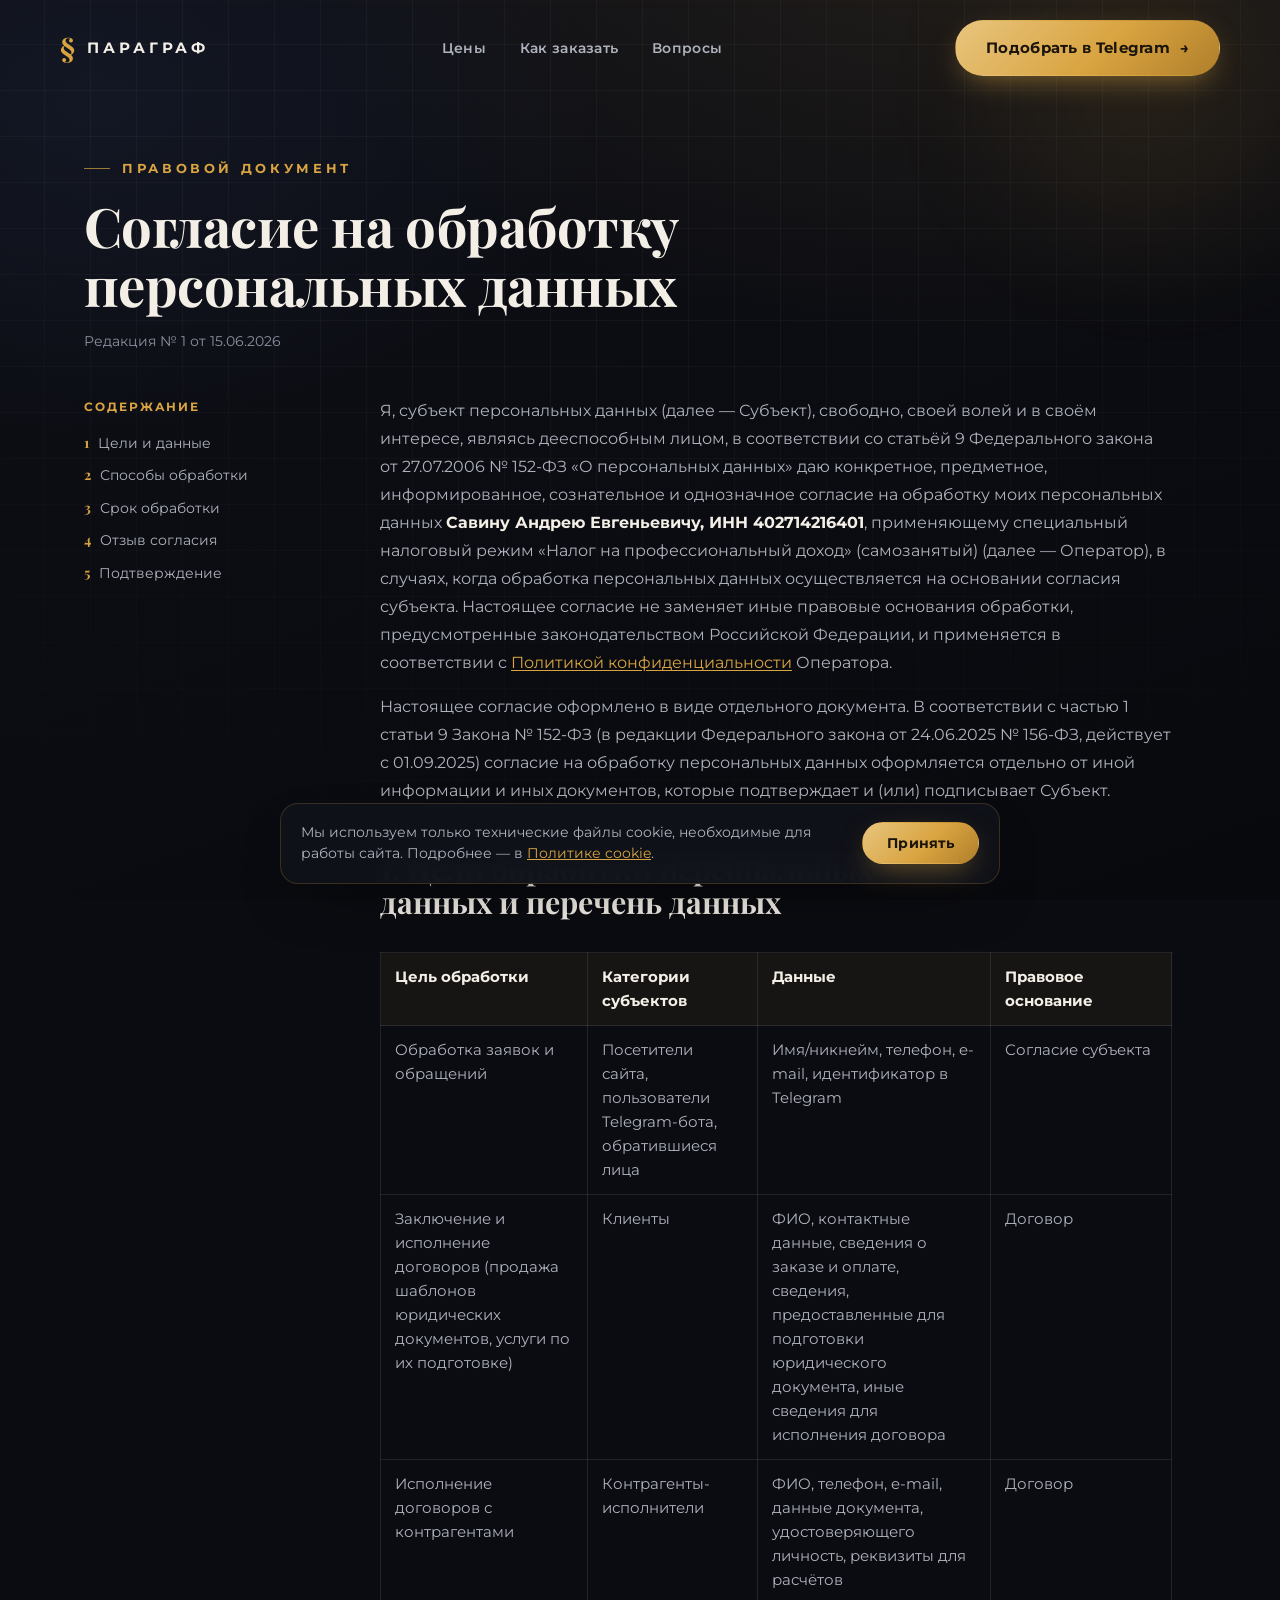
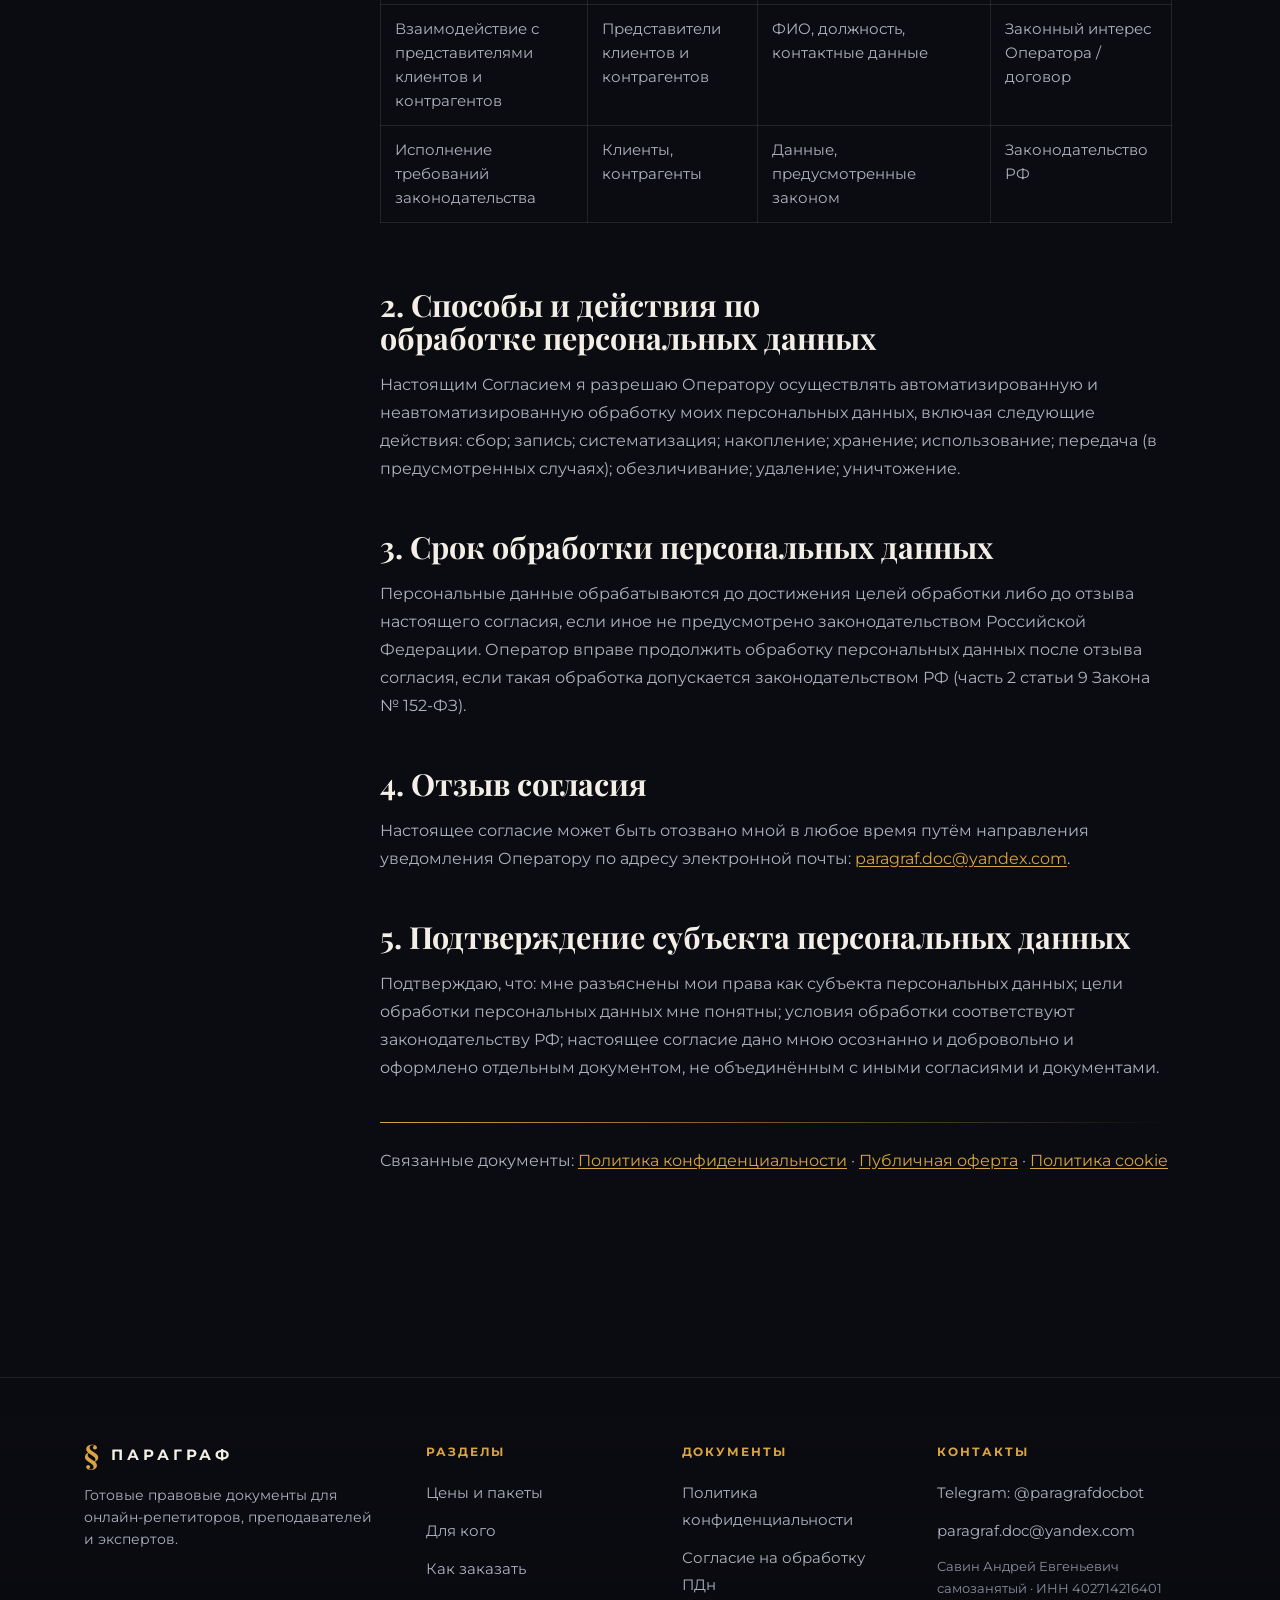
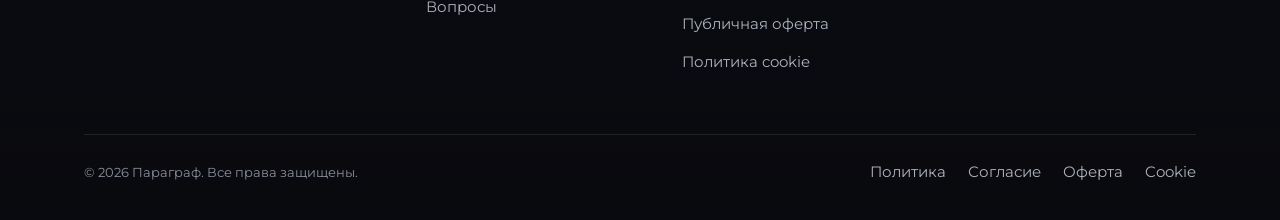
<file: consent.html>
<!DOCTYPE html>
<html lang="ru">
<head>
  <meta charset="UTF-8" />
  <meta name="viewport" content="width=device-width, initial-scale=1.0" />
  <title>Согласие на обработку персональных данных — Параграф</title>
  <meta name="description" content="Согласие на обработку персональных данных оператора в соответствии с Федеральным законом № 152-ФЗ." />
  <link rel="icon" type="image/svg+xml" href="assets/img/favicon.svg" />
  <link rel="apple-touch-icon" href="assets/img/avatar.png" />
  <link rel="canonical" href="https://paragraf-doc.ru/consent.html" />
  <meta name="theme-color" content="#0B0C11" />
  <link rel="preconnect" href="https://fonts.googleapis.com" />
  <link rel="preconnect" href="https://fonts.gstatic.com" crossorigin />
  <link href="https://fonts.googleapis.com/css2?family=Playfair+Display:wght@600;700;800&family=Montserrat:wght@400;500;600;700;800&display=swap&subset=cyrillic,cyrillic-ext,latin" rel="stylesheet" />
  <link rel="stylesheet" href="assets/css/styles.css?v=4" />
</head>
<body>
  <div class="bg-layers"></div>
  <div class="bg-grid"></div>
  <div class="bg-orb a"></div>

  <header class="header">
    <div class="container header-inner">
      <a class="brand" href="index.html"><span class="mark">§</span><span class="word">ПАРАГРАФ</span></a>
      <nav class="nav">
        <a href="index.html#prices">Цены</a>
        <a href="index.html#how">Как заказать</a>
        <a href="index.html#faq">Вопросы</a>
      </nav>
      <div class="header-cta">
        <a class="btn btn-gold" href="https://t.me/paragrafdocbot" target="_blank" rel="noopener">Подобрать в Telegram <span class="ico">→</span></a>
        <button class="burger" aria-label="Меню"><svg viewBox="0 0 24 24" fill="none" stroke="currentColor" stroke-width="2"><path d="M3 6h18M3 12h18M3 18h18"/></svg></button>
      </div>
    </div>
  </header>
  <div class="mobile-menu">
    <div class="mm-top">
      <a class="brand" href="index.html"><span class="mark">§</span><span class="word">ПАРАГРАФ</span></a>
      <button class="burger" data-close aria-label="Закрыть"><svg viewBox="0 0 24 24" fill="none" stroke="currentColor" stroke-width="2"><path d="M6 6l12 12M18 6L6 18"/></svg></button>
    </div>
    <nav>
      <a href="index.html#prices">Цены <span class="gold">§</span></a>
      <a href="index.html#how">Как заказать <span class="gold">§</span></a>
      <a href="index.html#faq">Вопросы <span class="gold">§</span></a>
    </nav>
    <div class="mm-cta"><a class="btn btn-gold btn-block btn-lg" href="https://t.me/paragrafdocbot" target="_blank" rel="noopener">Подобрать в Telegram →</a></div>
  </div>

  <main>
    <section class="legal-hero">
      <div class="container">
        <p class="eyebrow">Правовой документ</p>
        <h1>Согласие на обработку персональных данных</h1>
        <p class="updated">Редакция № 1 от 15.06.2026</p>
      </div>
    </section>

    <section style="padding-top:0;">
      <div class="container">
        <div class="legal-wrap">
          <aside class="legal-toc">
            <h4>Содержание</h4>
            <ol>
              <li><a href="#c1">Цели и данные</a></li>
              <li><a href="#c2">Способы обработки</a></li>
              <li><a href="#c3">Срок обработки</a></li>
              <li><a href="#c4">Отзыв согласия</a></li>
              <li><a href="#c5">Подтверждение</a></li>
            </ol>
          </aside>

          <div class="legal-body">
            <p>Я, субъект персональных данных (далее — Субъект), свободно, своей волей и в своём интересе, являясь дееспособным лицом, в соответствии со статьёй 9 Федерального закона от 27.07.2006 № 152-ФЗ «О персональных данных» даю конкретное, предметное, информированное, сознательное и однозначное согласие на обработку моих персональных данных <strong>Савину Андрею Евгеньевичу, ИНН 402714216401</strong>, применяющему специальный налоговый режим «Налог на профессиональный доход» (самозанятый) (далее — Оператор), в случаях, когда обработка персональных данных осуществляется на основании согласия субъекта. Настоящее согласие не заменяет иные правовые основания обработки, предусмотренные законодательством Российской Федерации, и применяется в соответствии с <a href="privacy.html">Политикой конфиденциальности</a> Оператора.</p>
            <p>Настоящее согласие оформлено в виде отдельного документа. В соответствии с частью 1 статьи 9 Закона № 152-ФЗ (в редакции Федерального закона от 24.06.2025 № 156-ФЗ, действует с 01.09.2025) согласие на обработку персональных данных оформляется отдельно от иной информации и иных документов, которые подтверждает и (или) подписывает Субъект.</p>

            <h2 id="c1">1. Цели обработки персональных данных и перечень данных</h2>
            <div style="overflow-x:auto;">
            <table>
              <thead><tr><th>Цель обработки</th><th>Категории субъектов</th><th>Данные</th><th>Правовое основание</th></tr></thead>
              <tbody>
                <tr><td>Обработка заявок и обращений</td><td>Посетители сайта, пользователи Telegram-бота, обратившиеся лица</td><td>Имя/никнейм, телефон, e-mail, идентификатор в Telegram</td><td>Согласие субъекта</td></tr>
                <tr><td>Заключение и исполнение договоров (продажа шаблонов юридических документов, услуги по их подготовке)</td><td>Клиенты</td><td>ФИО, контактные данные, сведения о заказе и оплате, сведения, предоставленные для подготовки юридического документа, иные сведения для исполнения договора</td><td>Договор</td></tr>
                <tr><td>Исполнение договоров с контрагентами</td><td>Контрагенты-исполнители</td><td>ФИО, телефон, e-mail, данные документа, удостоверяющего личность, реквизиты для расчётов</td><td>Договор</td></tr>
                <tr><td>Взаимодействие с представителями клиентов и контрагентов</td><td>Представители клиентов и контрагентов</td><td>ФИО, должность, контактные данные</td><td>Законный интерес Оператора / договор</td></tr>
                <tr><td>Исполнение требований законодательства</td><td>Клиенты, контрагенты</td><td>Данные, предусмотренные законом</td><td>Законодательство РФ</td></tr>
              </tbody>
            </table>
            </div>

            <h2 id="c2">2. Способы и действия по обработке персональных данных</h2>
            <p>Настоящим Согласием я разрешаю Оператору осуществлять автоматизированную и неавтоматизированную обработку моих персональных данных, включая следующие действия: сбор; запись; систематизация; накопление; хранение; использование; передача (в предусмотренных случаях); обезличивание; удаление; уничтожение.</p>

            <h2 id="c3">3. Срок обработки персональных данных</h2>
            <p>Персональные данные обрабатываются до достижения целей обработки либо до отзыва настоящего согласия, если иное не предусмотрено законодательством Российской Федерации. Оператор вправе продолжить обработку персональных данных после отзыва согласия, если такая обработка допускается законодательством РФ (часть 2 статьи 9 Закона № 152-ФЗ).</p>

            <h2 id="c4">4. Отзыв согласия</h2>
            <p>Настоящее согласие может быть отозвано мной в любое время путём направления уведомления Оператору по адресу электронной почты: <a href="mailto:paragraf.doc@yandex.com">paragraf.doc@yandex.com</a>.</p>

            <h2 id="c5">5. Подтверждение субъекта персональных данных</h2>
            <p>Подтверждаю, что: мне разъяснены мои права как субъекта персональных данных; цели обработки персональных данных мне понятны; условия обработки соответствуют законодательству РФ; настоящее согласие дано мною осознанно и добровольно и оформлено отдельным документом, не объединённым с иными согласиями и документами.</p>

            <div class="rule" style="margin:40px 0 24px;"></div>
            <p class="muted">Связанные документы: <a href="privacy.html">Политика конфиденциальности</a> · <a href="offer.html">Публичная оферта</a> · <a href="cookie.html">Политика cookie</a></p>
          </div>
        </div>
      </div>
    </section>
  </main>

  <footer class="footer">
    <div class="container">
      <div class="footer-grid">
        <div>
          <a class="brand" href="index.html"><span class="mark">§</span><span class="word">ПАРАГРАФ</span></a>
          <p class="f-about">Готовые правовые документы для онлайн-репетиторов, преподавателей и экспертов.</p>
        </div>
        <div>
          <h4>Разделы</h4>
          <ul>
            <li><a href="index.html#prices">Цены и пакеты</a></li>
            <li><a href="index.html#audience">Для кого</a></li>
            <li><a href="index.html#how">Как заказать</a></li>
            <li><a href="index.html#faq">Вопросы</a></li>
          </ul>
        </div>
        <div>
          <h4>Документы</h4>
          <ul>
            <li><a href="privacy.html">Политика конфиденциальности</a></li>
            <li><a href="consent.html">Согласие на обработку ПДн</a></li>
            <li><a href="offer.html">Публичная оферта</a></li>
            <li><a href="cookie.html">Политика cookie</a></li>
          </ul>
        </div>
        <div>
          <h4>Контакты</h4>
          <ul>
            <li><a href="https://t.me/paragrafdocbot" target="_blank" rel="noopener">Telegram: @paragrafdocbot</a></li>
            <li><a href="mailto:paragraf.doc@yandex.com">paragraf.doc@yandex.com</a></li>
          </ul>
          <p class="req">Савин Андрей Евгеньевич<br/>самозанятый · ИНН 402714216401</p>
        </div>
      </div>
      <div class="footer-bottom">
        <span>© <span data-year>2026</span> Параграф. Все права защищены.</span>
        <nav class="legal-inline">
          <a href="privacy.html">Политика</a>
          <a href="consent.html">Согласие</a>
          <a href="offer.html">Оферта</a>
          <a href="cookie.html">Cookie</a>
        </nav>
      </div>
    </div>
  </footer>

  <div class="cookie-banner" aria-live="polite">
    <p>Мы используем только технические файлы cookie, необходимые для работы сайта. Подробнее — в <a href="cookie.html">Политике cookie</a>.</p>
    <button class="btn btn-gold" data-cookie-accept>Принять</button>
  </div>

  <script src="assets/js/main.js?v=4"></script>
</body>
</html>
</file>
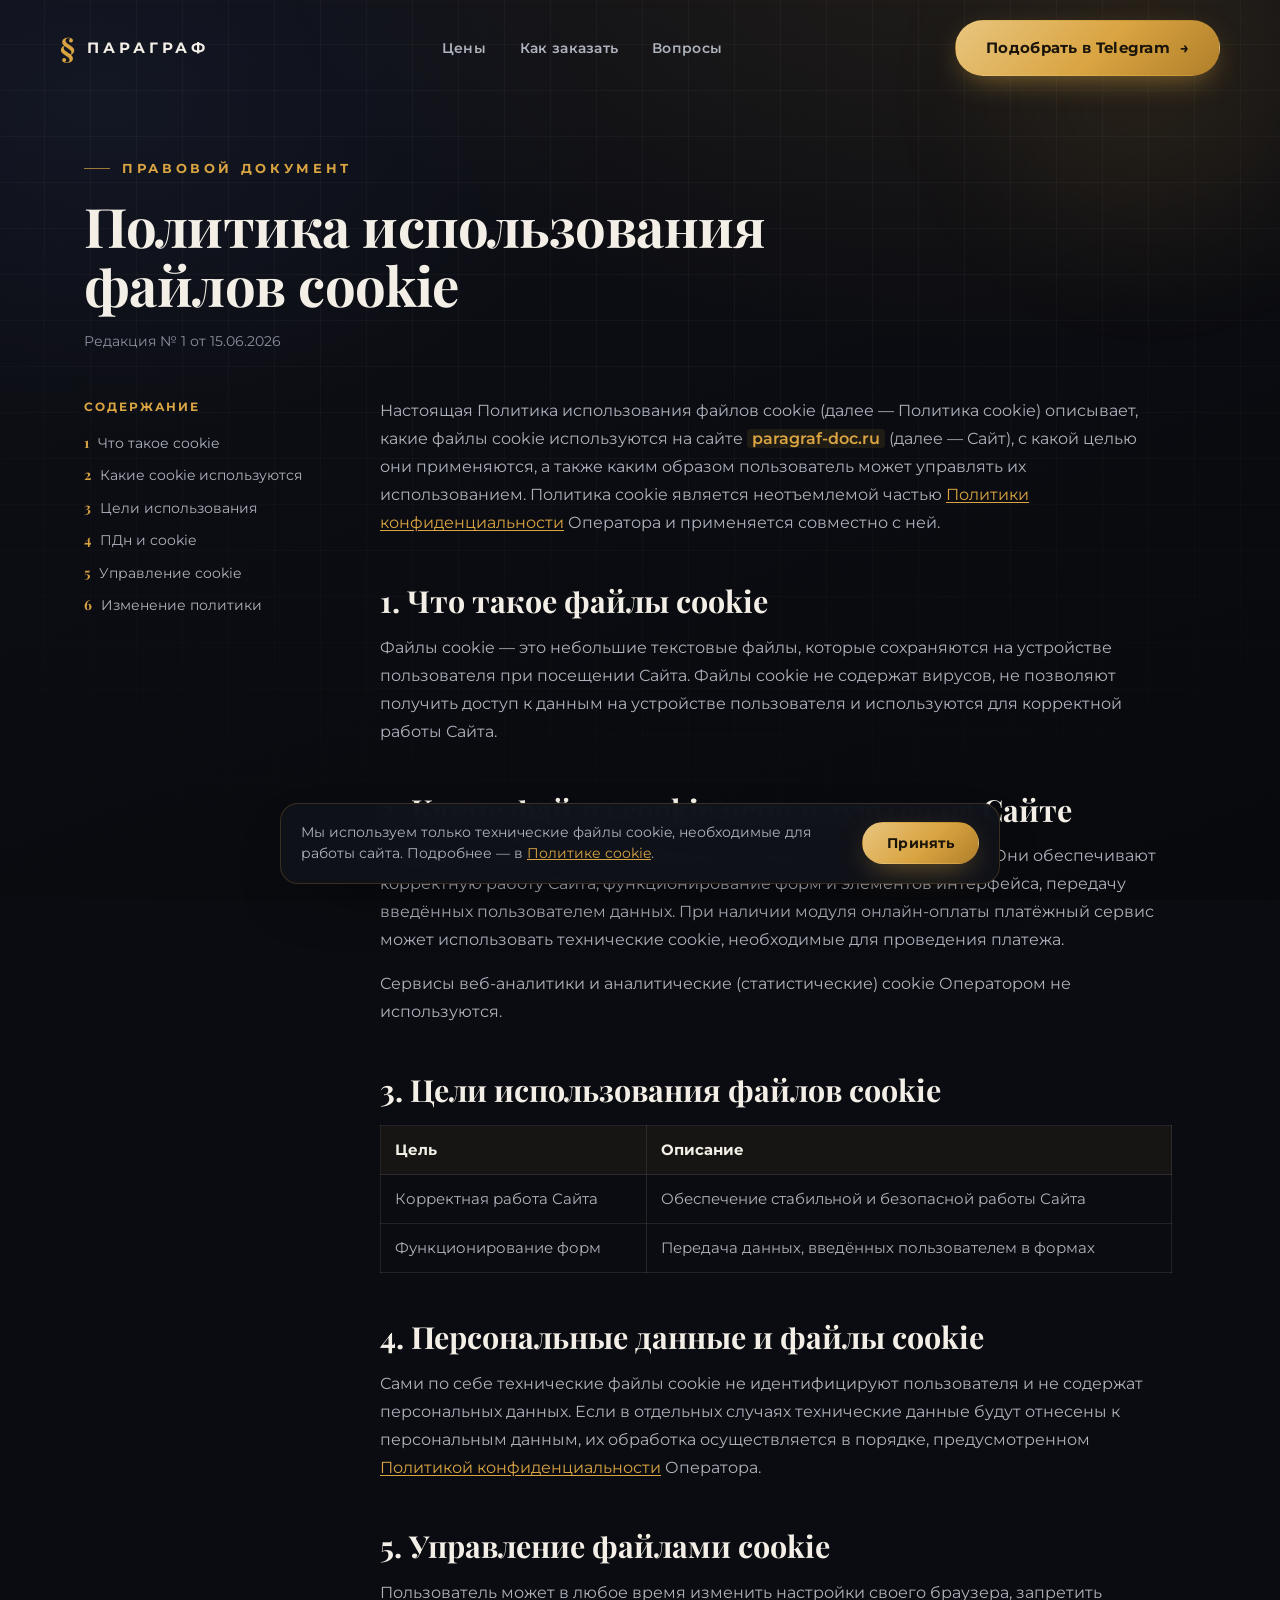
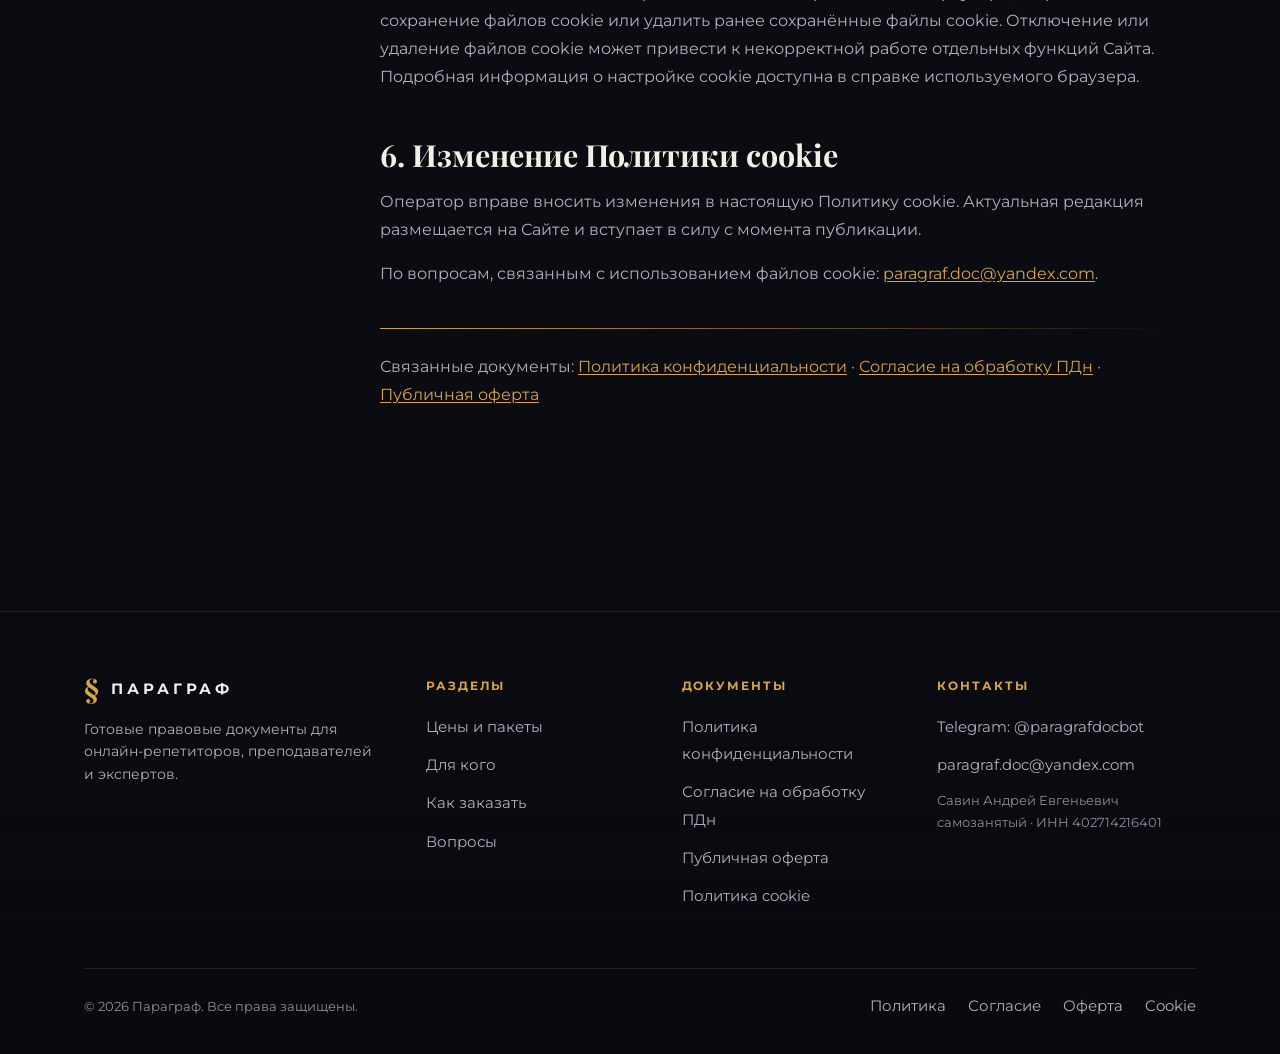
<file: cookie.html>
<!DOCTYPE html>
<html lang="ru">
<head>
  <meta charset="UTF-8" />
  <meta name="viewport" content="width=device-width, initial-scale=1.0" />
  <title>Политика использования файлов cookie — Параграф</title>
  <meta name="description" content="Какие файлы cookie используются на сайте, с какой целью и как ими управлять." />
  <link rel="icon" type="image/svg+xml" href="assets/img/favicon.svg" />
  <link rel="apple-touch-icon" href="assets/img/avatar.png" />
  <link rel="canonical" href="https://paragraf-doc.ru/cookie.html" />
  <meta name="theme-color" content="#0B0C11" />
  <link rel="preconnect" href="https://fonts.googleapis.com" />
  <link rel="preconnect" href="https://fonts.gstatic.com" crossorigin />
  <link href="https://fonts.googleapis.com/css2?family=Playfair+Display:wght@600;700;800&family=Montserrat:wght@400;500;600;700;800&display=swap&subset=cyrillic,cyrillic-ext,latin" rel="stylesheet" />
  <link rel="stylesheet" href="assets/css/styles.css?v=4" />
</head>
<body>
  <div class="bg-layers"></div>
  <div class="bg-grid"></div>
  <div class="bg-orb a"></div>

  <header class="header">
    <div class="container header-inner">
      <a class="brand" href="index.html"><span class="mark">§</span><span class="word">ПАРАГРАФ</span></a>
      <nav class="nav">
        <a href="index.html#prices">Цены</a>
        <a href="index.html#how">Как заказать</a>
        <a href="index.html#faq">Вопросы</a>
      </nav>
      <div class="header-cta">
        <a class="btn btn-gold" href="https://t.me/paragrafdocbot" target="_blank" rel="noopener">Подобрать в Telegram <span class="ico">→</span></a>
        <button class="burger" aria-label="Меню"><svg viewBox="0 0 24 24" fill="none" stroke="currentColor" stroke-width="2"><path d="M3 6h18M3 12h18M3 18h18"/></svg></button>
      </div>
    </div>
  </header>
  <div class="mobile-menu">
    <div class="mm-top">
      <a class="brand" href="index.html"><span class="mark">§</span><span class="word">ПАРАГРАФ</span></a>
      <button class="burger" data-close aria-label="Закрыть"><svg viewBox="0 0 24 24" fill="none" stroke="currentColor" stroke-width="2"><path d="M6 6l12 12M18 6L6 18"/></svg></button>
    </div>
    <nav>
      <a href="index.html#prices">Цены <span class="gold">§</span></a>
      <a href="index.html#how">Как заказать <span class="gold">§</span></a>
      <a href="index.html#faq">Вопросы <span class="gold">§</span></a>
    </nav>
    <div class="mm-cta"><a class="btn btn-gold btn-block btn-lg" href="https://t.me/paragrafdocbot" target="_blank" rel="noopener">Подобрать в Telegram →</a></div>
  </div>

  <main>
    <section class="legal-hero">
      <div class="container">
        <p class="eyebrow">Правовой документ</p>
        <h1>Политика использования файлов cookie</h1>
        <p class="updated">Редакция № 1 от 15.06.2026</p>
      </div>
    </section>

    <section style="padding-top:0;">
      <div class="container">
        <div class="legal-wrap">
          <aside class="legal-toc">
            <h4>Содержание</h4>
            <ol>
              <li><a href="#k1">Что такое cookie</a></li>
              <li><a href="#k2">Какие cookie используются</a></li>
              <li><a href="#k3">Цели использования</a></li>
              <li><a href="#k4">ПДн и cookie</a></li>
              <li><a href="#k5">Управление cookie</a></li>
              <li><a href="#k6">Изменение политики</a></li>
            </ol>
          </aside>

          <div class="legal-body">
            <p>Настоящая Политика использования файлов cookie (далее — Политика cookie) описывает, какие файлы cookie используются на сайте <span class="ph">paragraf-doc.ru</span> (далее — Сайт), с какой целью они применяются, а также каким образом пользователь может управлять их использованием. Политика cookie является неотъемлемой частью <a href="privacy.html">Политики конфиденциальности</a> Оператора и применяется совместно с ней.</p>

            <h2 id="k1">1. Что такое файлы cookie</h2>
            <p>Файлы cookie — это небольшие текстовые файлы, которые сохраняются на устройстве пользователя при посещении Сайта. Файлы cookie не содержат вирусов, не позволяют получить доступ к данным на устройстве пользователя и используются для корректной работы Сайта.</p>

            <h2 id="k2">2. Какие файлы cookie используются на Сайте</h2>
            <p>Оператор использует только обязательные (технические) файлы cookie. Они обеспечивают корректную работу Сайта, функционирование форм и элементов интерфейса, передачу введённых пользователем данных. При наличии модуля онлайн-оплаты платёжный сервис может использовать технические cookie, необходимые для проведения платежа.</p>
            <p>Сервисы веб-аналитики и аналитические (статистические) cookie Оператором не используются.</p>

            <h2 id="k3">3. Цели использования файлов cookie</h2>
            <table>
              <thead><tr><th>Цель</th><th>Описание</th></tr></thead>
              <tbody>
                <tr><td>Корректная работа Сайта</td><td>Обеспечение стабильной и безопасной работы Сайта</td></tr>
                <tr><td>Функционирование форм</td><td>Передача данных, введённых пользователем в формах</td></tr>
              </tbody>
            </table>

            <h2 id="k4">4. Персональные данные и файлы cookie</h2>
            <p>Сами по себе технические файлы cookie не идентифицируют пользователя и не содержат персональных данных. Если в отдельных случаях технические данные будут отнесены к персональным данным, их обработка осуществляется в порядке, предусмотренном <a href="privacy.html">Политикой конфиденциальности</a> Оператора.</p>

            <h2 id="k5">5. Управление файлами cookie</h2>
            <p>Пользователь может в любое время изменить настройки своего браузера, запретить сохранение файлов cookie или удалить ранее сохранённые файлы cookie. Отключение или удаление файлов cookie может привести к некорректной работе отдельных функций Сайта. Подробная информация о настройке cookie доступна в справке используемого браузера.</p>

            <h2 id="k6">6. Изменение Политики cookie</h2>
            <p>Оператор вправе вносить изменения в настоящую Политику cookie. Актуальная редакция размещается на Сайте и вступает в силу с момента публикации.</p>
            <p>По вопросам, связанным с использованием файлов cookie: <a href="mailto:paragraf.doc@yandex.com">paragraf.doc@yandex.com</a>.</p>

            <div class="rule" style="margin:40px 0 24px;"></div>
            <p class="muted">Связанные документы: <a href="privacy.html">Политика конфиденциальности</a> · <a href="consent.html">Согласие на обработку ПДн</a> · <a href="offer.html">Публичная оферта</a></p>
          </div>
        </div>
      </div>
    </section>
  </main>

  <footer class="footer">
    <div class="container">
      <div class="footer-grid">
        <div>
          <a class="brand" href="index.html"><span class="mark">§</span><span class="word">ПАРАГРАФ</span></a>
          <p class="f-about">Готовые правовые документы для онлайн-репетиторов, преподавателей и экспертов.</p>
        </div>
        <div>
          <h4>Разделы</h4>
          <ul>
            <li><a href="index.html#prices">Цены и пакеты</a></li>
            <li><a href="index.html#audience">Для кого</a></li>
            <li><a href="index.html#how">Как заказать</a></li>
            <li><a href="index.html#faq">Вопросы</a></li>
          </ul>
        </div>
        <div>
          <h4>Документы</h4>
          <ul>
            <li><a href="privacy.html">Политика конфиденциальности</a></li>
            <li><a href="consent.html">Согласие на обработку ПДн</a></li>
            <li><a href="offer.html">Публичная оферта</a></li>
            <li><a href="cookie.html">Политика cookie</a></li>
          </ul>
        </div>
        <div>
          <h4>Контакты</h4>
          <ul>
            <li><a href="https://t.me/paragrafdocbot" target="_blank" rel="noopener">Telegram: @paragrafdocbot</a></li>
            <li><a href="mailto:paragraf.doc@yandex.com">paragraf.doc@yandex.com</a></li>
          </ul>
          <p class="req">Савин Андрей Евгеньевич<br/>самозанятый · ИНН 402714216401</p>
        </div>
      </div>
      <div class="footer-bottom">
        <span>© <span data-year>2026</span> Параграф. Все права защищены.</span>
        <nav class="legal-inline">
          <a href="privacy.html">Политика</a>
          <a href="consent.html">Согласие</a>
          <a href="offer.html">Оферта</a>
          <a href="cookie.html">Cookie</a>
        </nav>
      </div>
    </div>
  </footer>

  <div class="cookie-banner" aria-live="polite">
    <p>Мы используем только технические файлы cookie, необходимые для работы сайта. Подробнее — в <a href="cookie.html">Политике cookie</a>.</p>
    <button class="btn btn-gold" data-cookie-accept>Принять</button>
  </div>

  <script src="assets/js/main.js?v=4"></script>
</body>
</html>
</file>
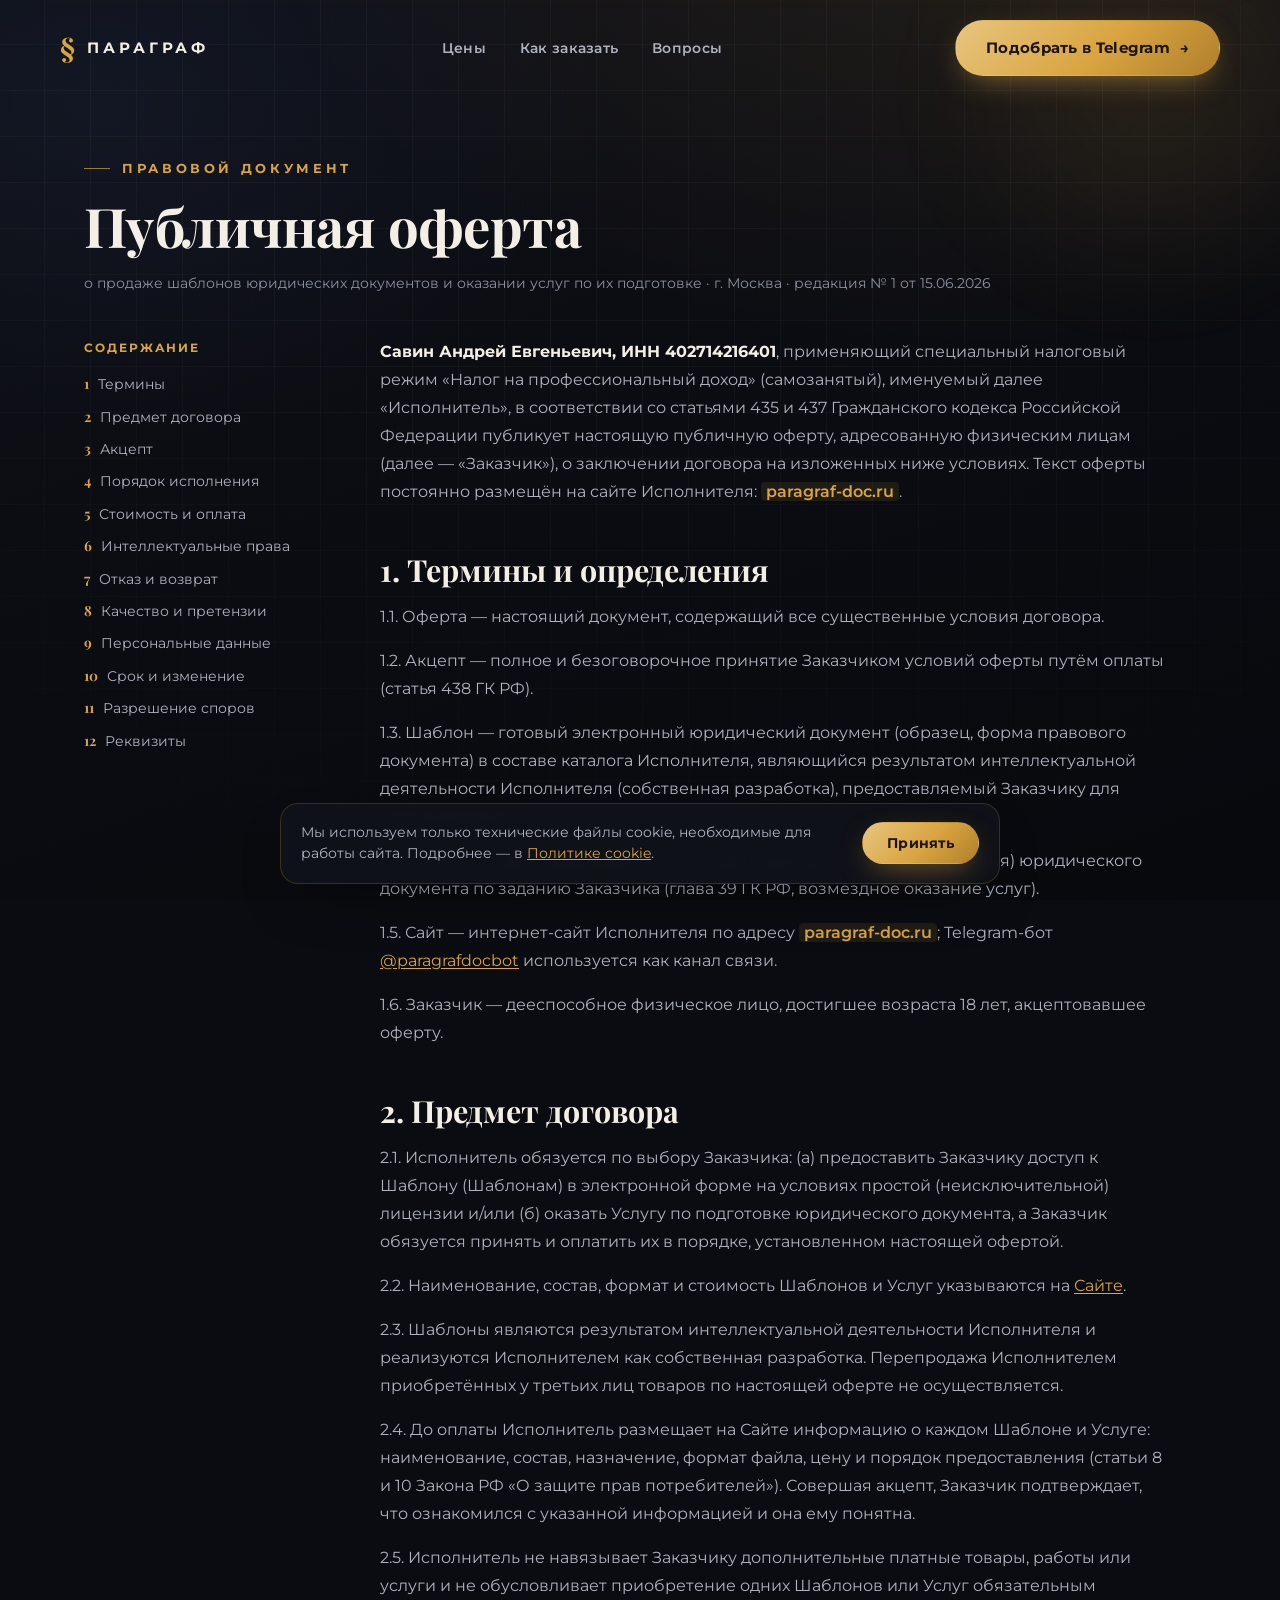
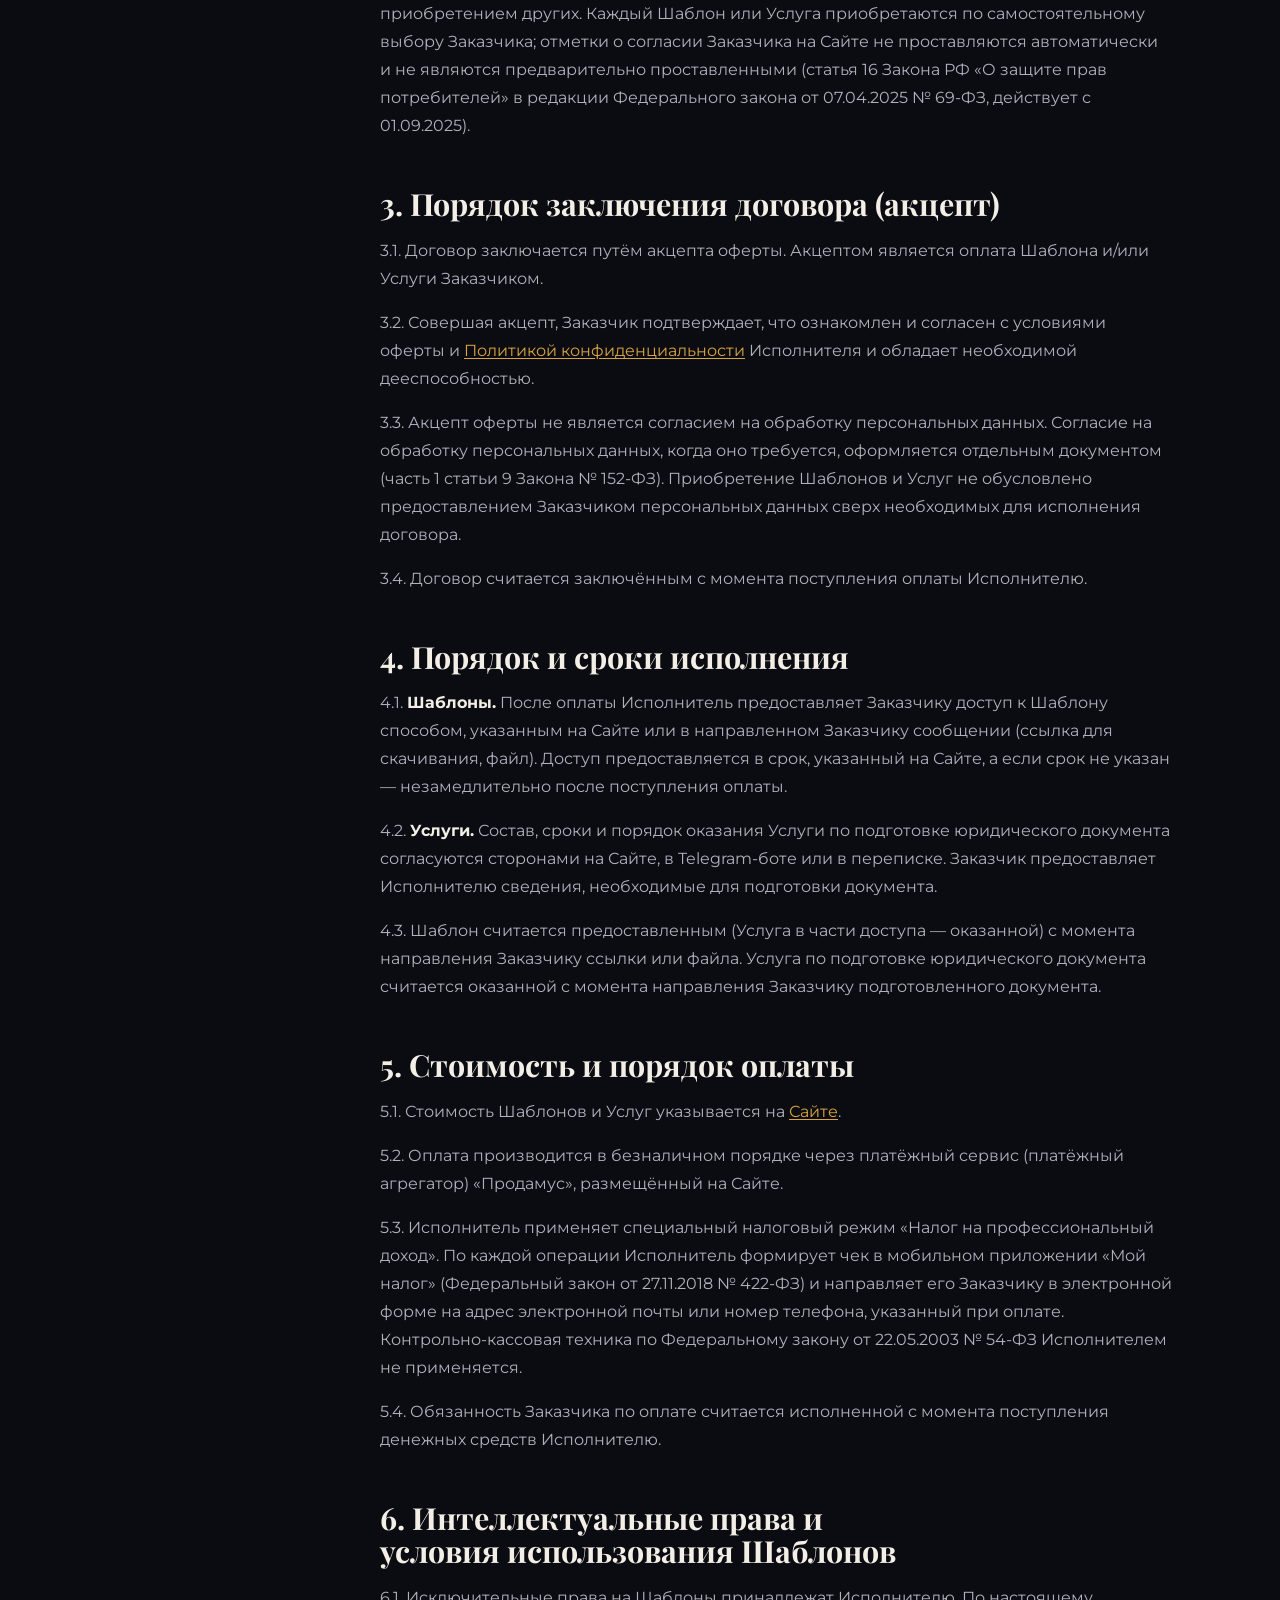
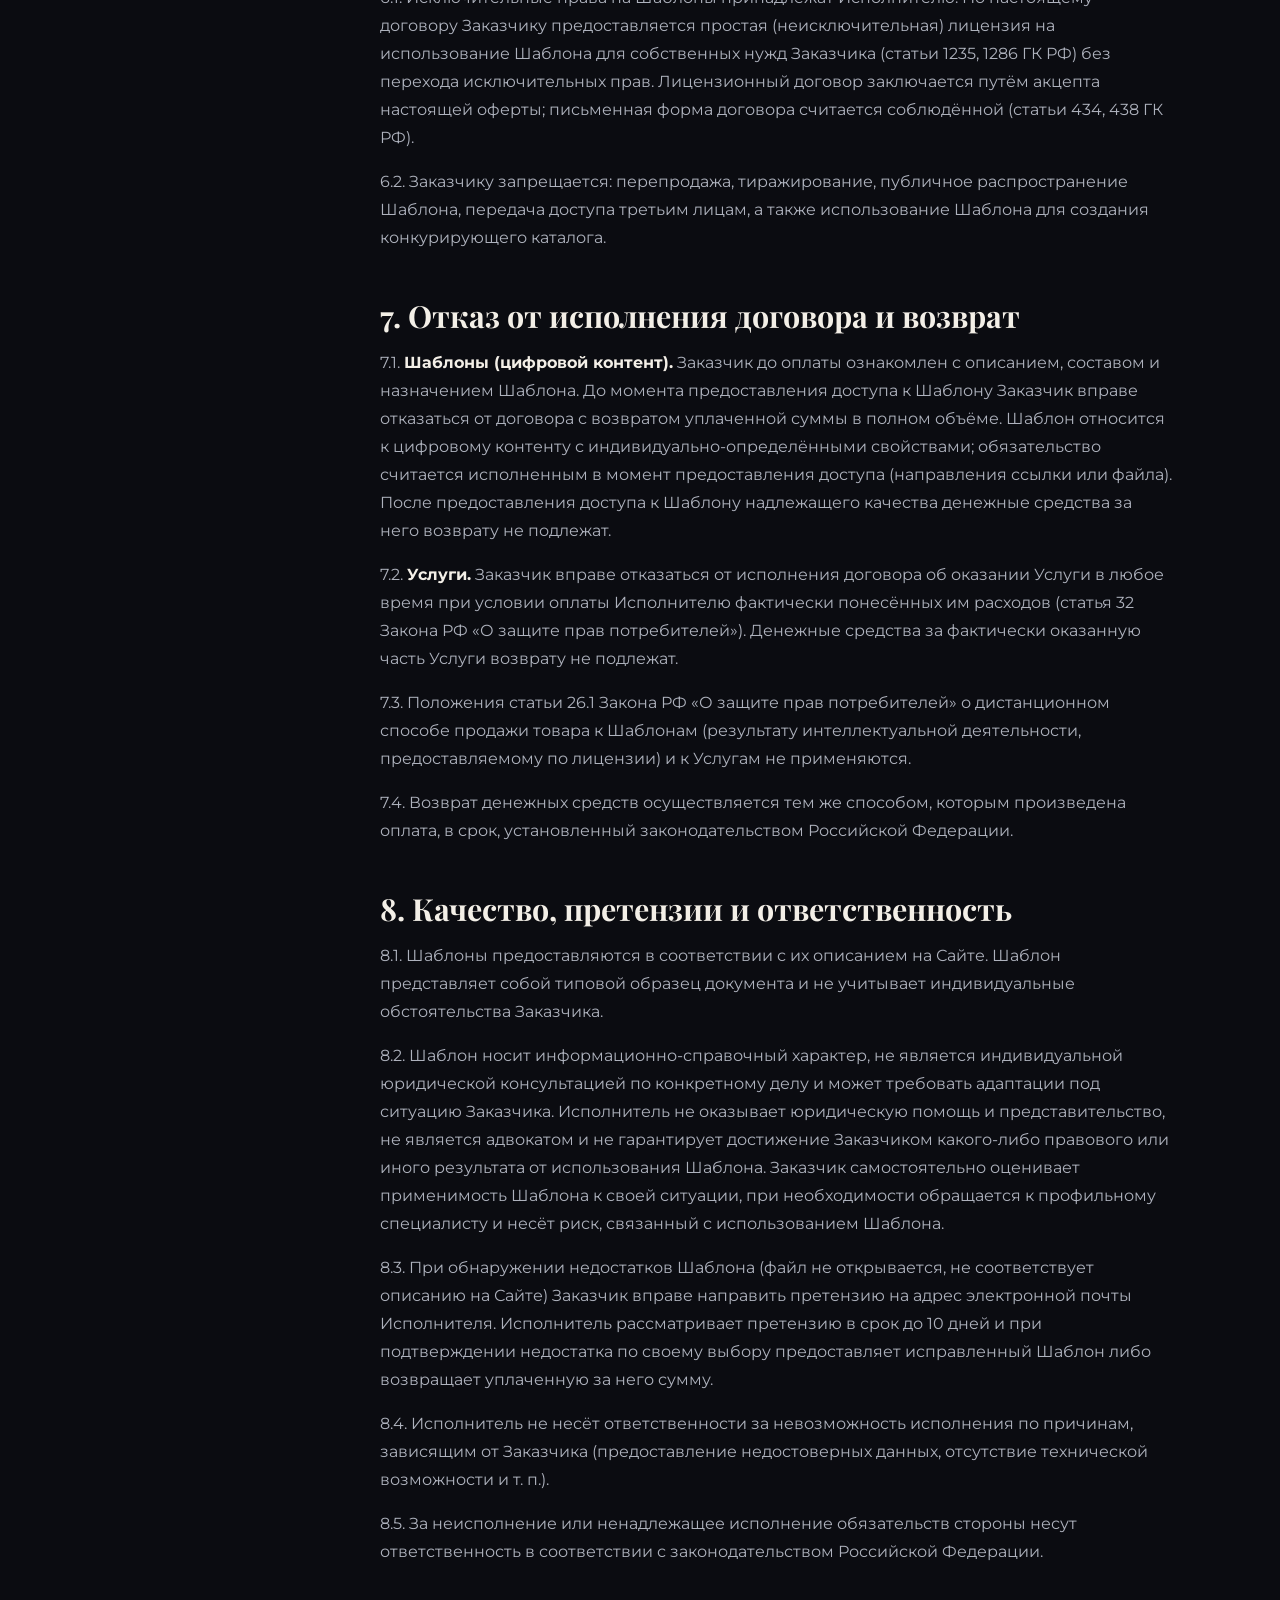
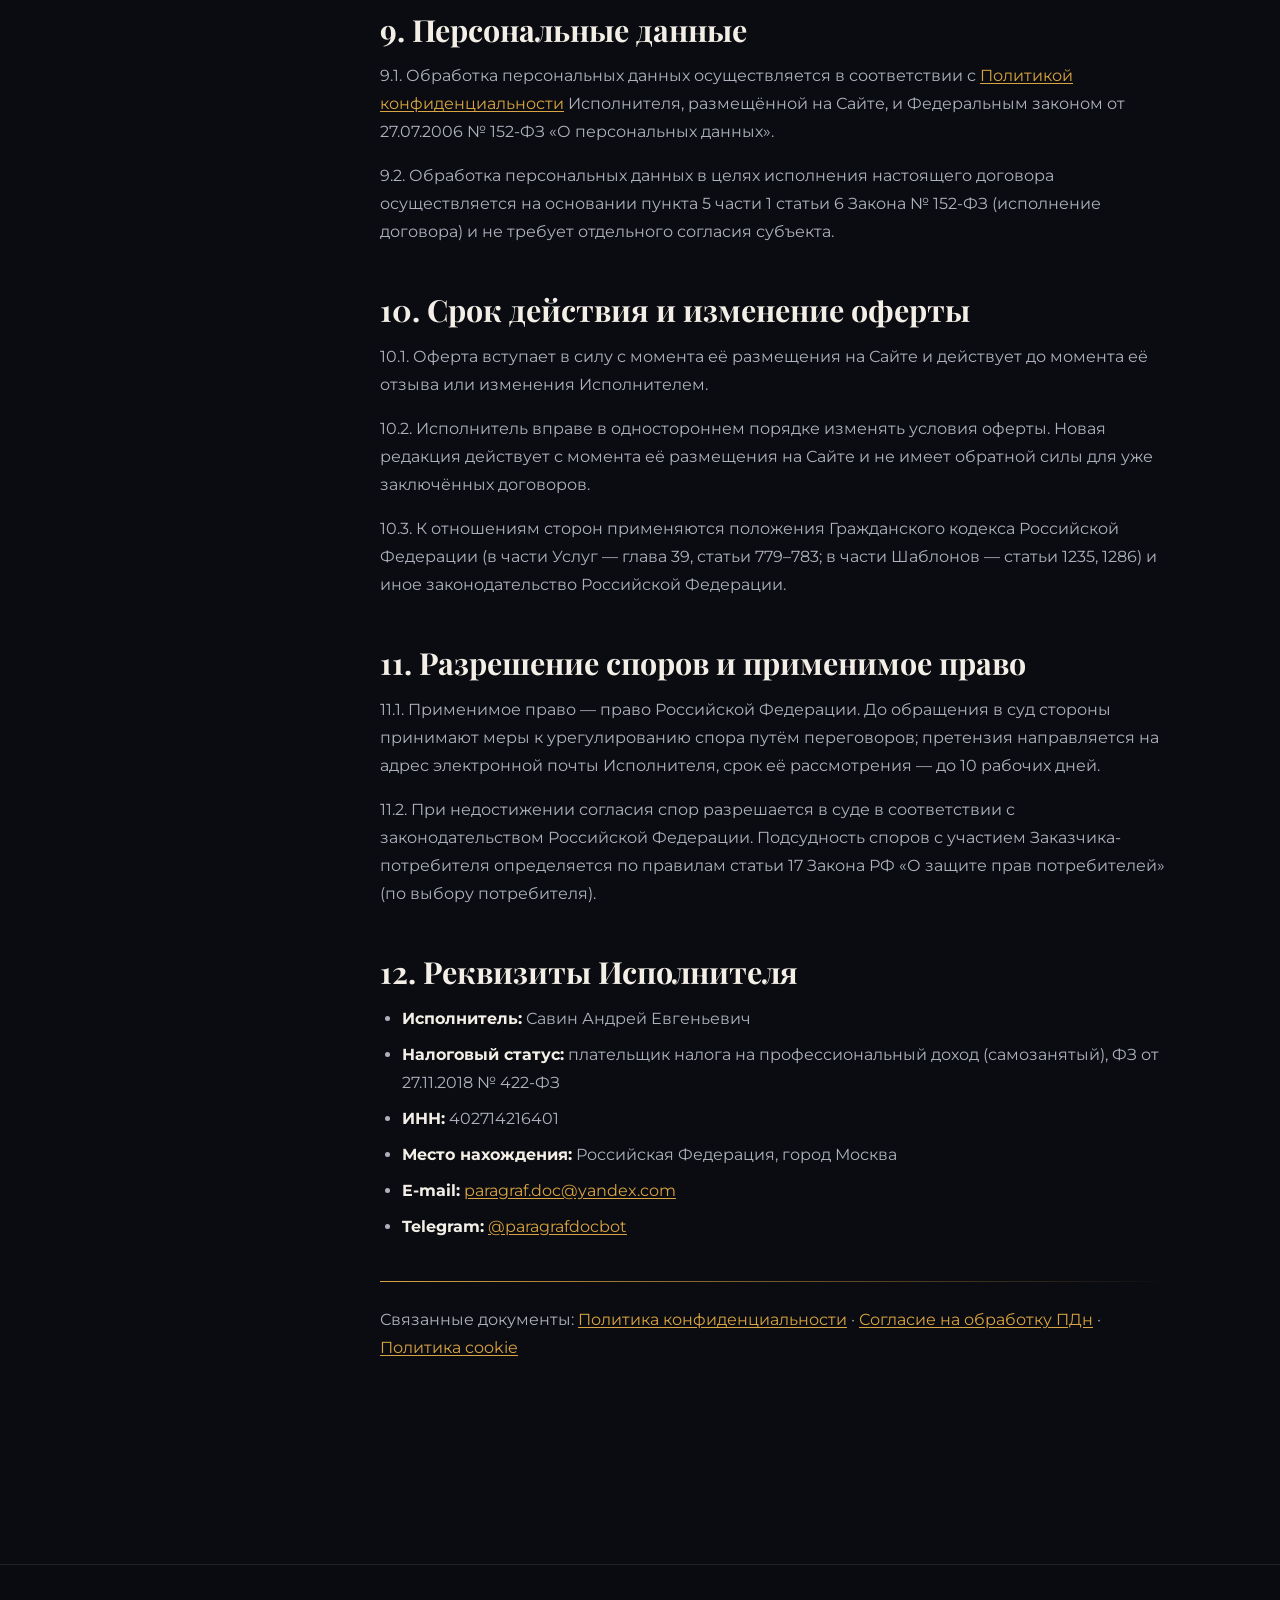
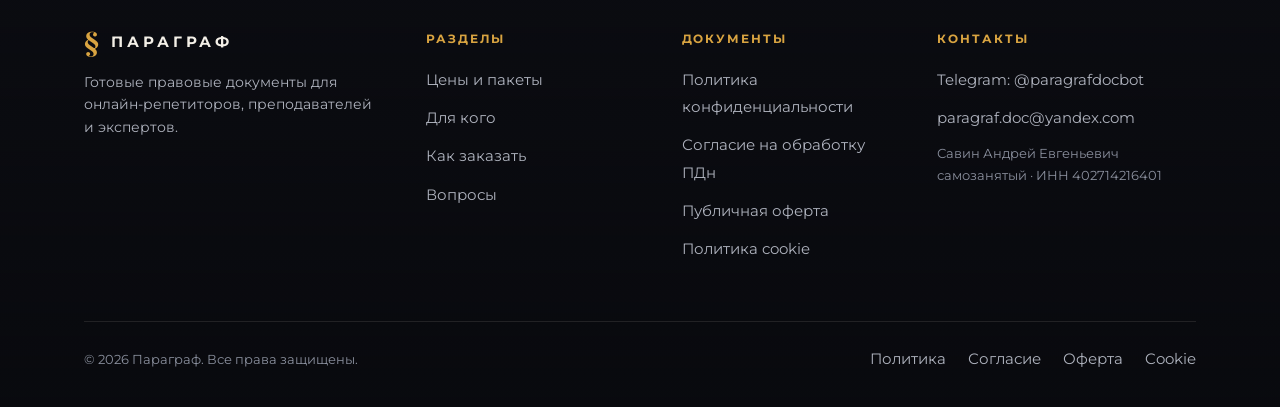
<file: offer.html>
<!DOCTYPE html>
<html lang="ru">
<head>
  <meta charset="UTF-8" />
  <meta name="viewport" content="width=device-width, initial-scale=1.0" />
  <title>Публичная оферта — Параграф</title>
  <meta name="description" content="Публичная оферта о продаже шаблонов юридических документов и оказании услуг по их подготовке." />
  <link rel="icon" type="image/svg+xml" href="assets/img/favicon.svg" />
  <link rel="apple-touch-icon" href="assets/img/avatar.png" />
  <link rel="canonical" href="https://paragraf-doc.ru/offer.html" />
  <meta name="theme-color" content="#0B0C11" />
  <link rel="preconnect" href="https://fonts.googleapis.com" />
  <link rel="preconnect" href="https://fonts.gstatic.com" crossorigin />
  <link href="https://fonts.googleapis.com/css2?family=Playfair+Display:wght@600;700;800&family=Montserrat:wght@400;500;600;700;800&display=swap&subset=cyrillic,cyrillic-ext,latin" rel="stylesheet" />
  <link rel="stylesheet" href="assets/css/styles.css?v=4" />
</head>
<body>
  <div class="bg-layers"></div>
  <div class="bg-grid"></div>
  <div class="bg-orb a"></div>

  <header class="header">
    <div class="container header-inner">
      <a class="brand" href="index.html"><span class="mark">§</span><span class="word">ПАРАГРАФ</span></a>
      <nav class="nav">
        <a href="index.html#prices">Цены</a>
        <a href="index.html#how">Как заказать</a>
        <a href="index.html#faq">Вопросы</a>
      </nav>
      <div class="header-cta">
        <a class="btn btn-gold" href="https://t.me/paragrafdocbot" target="_blank" rel="noopener">Подобрать в Telegram <span class="ico">→</span></a>
        <button class="burger" aria-label="Меню"><svg viewBox="0 0 24 24" fill="none" stroke="currentColor" stroke-width="2"><path d="M3 6h18M3 12h18M3 18h18"/></svg></button>
      </div>
    </div>
  </header>
  <div class="mobile-menu">
    <div class="mm-top">
      <a class="brand" href="index.html"><span class="mark">§</span><span class="word">ПАРАГРАФ</span></a>
      <button class="burger" data-close aria-label="Закрыть"><svg viewBox="0 0 24 24" fill="none" stroke="currentColor" stroke-width="2"><path d="M6 6l12 12M18 6L6 18"/></svg></button>
    </div>
    <nav>
      <a href="index.html#prices">Цены <span class="gold">§</span></a>
      <a href="index.html#how">Как заказать <span class="gold">§</span></a>
      <a href="index.html#faq">Вопросы <span class="gold">§</span></a>
    </nav>
    <div class="mm-cta"><a class="btn btn-gold btn-block btn-lg" href="https://t.me/paragrafdocbot" target="_blank" rel="noopener">Подобрать в Telegram →</a></div>
  </div>

  <main>
    <section class="legal-hero">
      <div class="container">
        <p class="eyebrow">Правовой документ</p>
        <h1>Публичная оферта</h1>
        <p class="updated">о продаже шаблонов юридических документов и оказании услуг по их подготовке · г. Москва · редакция № 1 от 15.06.2026</p>
      </div>
    </section>

    <section style="padding-top:0;">
      <div class="container">
        <div class="legal-wrap">
          <aside class="legal-toc">
            <h4>Содержание</h4>
            <ol>
              <li><a href="#o1">Термины</a></li>
              <li><a href="#o2">Предмет договора</a></li>
              <li><a href="#o3">Акцепт</a></li>
              <li><a href="#o4">Порядок исполнения</a></li>
              <li><a href="#o5">Стоимость и оплата</a></li>
              <li><a href="#o6">Интеллектуальные права</a></li>
              <li><a href="#o7">Отказ и возврат</a></li>
              <li><a href="#o8">Качество и претензии</a></li>
              <li><a href="#o9">Персональные данные</a></li>
              <li><a href="#o10">Срок и изменение</a></li>
              <li><a href="#o11">Разрешение споров</a></li>
              <li><a href="#o12">Реквизиты</a></li>
            </ol>
          </aside>

          <div class="legal-body">
            <p><strong>Савин Андрей Евгеньевич, ИНН 402714216401</strong>, применяющий специальный налоговый режим «Налог на профессиональный доход» (самозанятый), именуемый далее «Исполнитель», в соответствии со статьями 435 и 437 Гражданского кодекса Российской Федерации публикует настоящую публичную оферту, адресованную физическим лицам (далее — «Заказчик»), о заключении договора на изложенных ниже условиях. Текст оферты постоянно размещён на сайте Исполнителя: <span class="ph">paragraf-doc.ru</span>.</p>

            <h2 id="o1">1. Термины и определения</h2>
            <p>1.1. Оферта — настоящий документ, содержащий все существенные условия договора.</p>
            <p>1.2. Акцепт — полное и безоговорочное принятие Заказчиком условий оферты путём оплаты (статья 438 ГК РФ).</p>
            <p>1.3. Шаблон — готовый электронный юридический документ (образец, форма правового документа) в составе каталога Исполнителя, являющийся результатом интеллектуальной деятельности Исполнителя (собственная разработка), предоставляемый Заказчику для использования.</p>
            <p>1.4. Услуга по подготовке документа — подготовка (составление, адаптация) юридического документа по заданию Заказчика (глава 39 ГК РФ, возмездное оказание услуг).</p>
            <p>1.5. Сайт — интернет-сайт Исполнителя по адресу <span class="ph">paragraf-doc.ru</span>; Telegram-бот <a href="https://t.me/paragrafdocbot" target="_blank" rel="noopener">@paragrafdocbot</a> используется как канал связи.</p>
            <p>1.6. Заказчик — дееспособное физическое лицо, достигшее возраста 18 лет, акцептовавшее оферту.</p>

            <h2 id="o2">2. Предмет договора</h2>
            <p>2.1. Исполнитель обязуется по выбору Заказчика: (а) предоставить Заказчику доступ к Шаблону (Шаблонам) в электронной форме на условиях простой (неисключительной) лицензии и/или (б) оказать Услугу по подготовке юридического документа, а Заказчик обязуется принять и оплатить их в порядке, установленном настоящей офертой.</p>
            <p>2.2. Наименование, состав, формат и стоимость Шаблонов и Услуг указываются на <a href="index.html#prices">Сайте</a>.</p>
            <p>2.3. Шаблоны являются результатом интеллектуальной деятельности Исполнителя и реализуются Исполнителем как собственная разработка. Перепродажа Исполнителем приобретённых у третьих лиц товаров по настоящей оферте не осуществляется.</p>
            <p>2.4. До оплаты Исполнитель размещает на Сайте информацию о каждом Шаблоне и Услуге: наименование, состав, назначение, формат файла, цену и порядок предоставления (статьи 8 и 10 Закона РФ «О защите прав потребителей»). Совершая акцепт, Заказчик подтверждает, что ознакомился с указанной информацией и она ему понятна.</p>
            <p>2.5. Исполнитель не навязывает Заказчику дополнительные платные товары, работы или услуги и не обусловливает приобретение одних Шаблонов или Услуг обязательным приобретением других. Каждый Шаблон или Услуга приобретаются по самостоятельному выбору Заказчика; отметки о согласии Заказчика на Сайте не проставляются автоматически и не являются предварительно проставленными (статья 16 Закона РФ «О защите прав потребителей» в редакции Федерального закона от 07.04.2025 № 69-ФЗ, действует с 01.09.2025).</p>

            <h2 id="o3">3. Порядок заключения договора (акцепт)</h2>
            <p>3.1. Договор заключается путём акцепта оферты. Акцептом является оплата Шаблона и/или Услуги Заказчиком.</p>
            <p>3.2. Совершая акцепт, Заказчик подтверждает, что ознакомлен и согласен с условиями оферты и <a href="privacy.html">Политикой конфиденциальности</a> Исполнителя и обладает необходимой дееспособностью.</p>
            <p>3.3. Акцепт оферты не является согласием на обработку персональных данных. Согласие на обработку персональных данных, когда оно требуется, оформляется отдельным документом (часть 1 статьи 9 Закона № 152-ФЗ). Приобретение Шаблонов и Услуг не обусловлено предоставлением Заказчиком персональных данных сверх необходимых для исполнения договора.</p>
            <p>3.4. Договор считается заключённым с момента поступления оплаты Исполнителю.</p>

            <h2 id="o4">4. Порядок и сроки исполнения</h2>
            <p>4.1. <strong>Шаблоны.</strong> После оплаты Исполнитель предоставляет Заказчику доступ к Шаблону способом, указанным на Сайте или в направленном Заказчику сообщении (ссылка для скачивания, файл). Доступ предоставляется в срок, указанный на Сайте, а если срок не указан — незамедлительно после поступления оплаты.</p>
            <p>4.2. <strong>Услуги.</strong> Состав, сроки и порядок оказания Услуги по подготовке юридического документа согласуются сторонами на Сайте, в Telegram-боте или в переписке. Заказчик предоставляет Исполнителю сведения, необходимые для подготовки документа.</p>
            <p>4.3. Шаблон считается предоставленным (Услуга в части доступа — оказанной) с момента направления Заказчику ссылки или файла. Услуга по подготовке юридического документа считается оказанной с момента направления Заказчику подготовленного документа.</p>

            <h2 id="o5">5. Стоимость и порядок оплаты</h2>
            <p>5.1. Стоимость Шаблонов и Услуг указывается на <a href="index.html#prices">Сайте</a>.</p>
            <p>5.2. Оплата производится в безналичном порядке через платёжный сервис (платёжный агрегатор) «Продамус», размещённый на Сайте.</p>
            <p>5.3. Исполнитель применяет специальный налоговый режим «Налог на профессиональный доход». По каждой операции Исполнитель формирует чек в мобильном приложении «Мой налог» (Федеральный закон от 27.11.2018 № 422-ФЗ) и направляет его Заказчику в электронной форме на адрес электронной почты или номер телефона, указанный при оплате. Контрольно-кассовая техника по Федеральному закону от 22.05.2003 № 54-ФЗ Исполнителем не применяется.</p>
            <p>5.4. Обязанность Заказчика по оплате считается исполненной с момента поступления денежных средств Исполнителю.</p>

            <h2 id="o6">6. Интеллектуальные права и условия использования Шаблонов</h2>
            <p>6.1. Исключительные права на Шаблоны принадлежат Исполнителю. По настоящему договору Заказчику предоставляется простая (неисключительная) лицензия на использование Шаблона для собственных нужд Заказчика (статьи 1235, 1286 ГК РФ) без перехода исключительных прав. Лицензионный договор заключается путём акцепта настоящей оферты; письменная форма договора считается соблюдённой (статьи 434, 438 ГК РФ).</p>
            <p>6.2. Заказчику запрещается: перепродажа, тиражирование, публичное распространение Шаблона, передача доступа третьим лицам, а также использование Шаблона для создания конкурирующего каталога.</p>

            <h2 id="o7">7. Отказ от исполнения договора и возврат</h2>
            <p>7.1. <strong>Шаблоны (цифровой контент).</strong> Заказчик до оплаты ознакомлен с описанием, составом и назначением Шаблона. До момента предоставления доступа к Шаблону Заказчик вправе отказаться от договора с возвратом уплаченной суммы в полном объёме. Шаблон относится к цифровому контенту с индивидуально-определёнными свойствами; обязательство считается исполненным в момент предоставления доступа (направления ссылки или файла). После предоставления доступа к Шаблону надлежащего качества денежные средства за него возврату не подлежат.</p>
            <p>7.2. <strong>Услуги.</strong> Заказчик вправе отказаться от исполнения договора об оказании Услуги в любое время при условии оплаты Исполнителю фактически понесённых им расходов (статья 32 Закона РФ «О защите прав потребителей»). Денежные средства за фактически оказанную часть Услуги возврату не подлежат.</p>
            <p>7.3. Положения статьи 26.1 Закона РФ «О защите прав потребителей» о дистанционном способе продажи товара к Шаблонам (результату интеллектуальной деятельности, предоставляемому по лицензии) и к Услугам не применяются.</p>
            <p>7.4. Возврат денежных средств осуществляется тем же способом, которым произведена оплата, в срок, установленный законодательством Российской Федерации.</p>

            <h2 id="o8">8. Качество, претензии и ответственность</h2>
            <p>8.1. Шаблоны предоставляются в соответствии с их описанием на Сайте. Шаблон представляет собой типовой образец документа и не учитывает индивидуальные обстоятельства Заказчика.</p>
            <p>8.2. Шаблон носит информационно-справочный характер, не является индивидуальной юридической консультацией по конкретному делу и может требовать адаптации под ситуацию Заказчика. Исполнитель не оказывает юридическую помощь и представительство, не является адвокатом и не гарантирует достижение Заказчиком какого-либо правового или иного результата от использования Шаблона. Заказчик самостоятельно оценивает применимость Шаблона к своей ситуации, при необходимости обращается к профильному специалисту и несёт риск, связанный с использованием Шаблона.</p>
            <p>8.3. При обнаружении недостатков Шаблона (файл не открывается, не соответствует описанию на Сайте) Заказчик вправе направить претензию на адрес электронной почты Исполнителя. Исполнитель рассматривает претензию в срок до 10 дней и при подтверждении недостатка по своему выбору предоставляет исправленный Шаблон либо возвращает уплаченную за него сумму.</p>
            <p>8.4. Исполнитель не несёт ответственности за невозможность исполнения по причинам, зависящим от Заказчика (предоставление недостоверных данных, отсутствие технической возможности и т. п.).</p>
            <p>8.5. За неисполнение или ненадлежащее исполнение обязательств стороны несут ответственность в соответствии с законодательством Российской Федерации.</p>

            <h2 id="o9">9. Персональные данные</h2>
            <p>9.1. Обработка персональных данных осуществляется в соответствии с <a href="privacy.html">Политикой конфиденциальности</a> Исполнителя, размещённой на Сайте, и Федеральным законом от 27.07.2006 № 152-ФЗ «О персональных данных».</p>
            <p>9.2. Обработка персональных данных в целях исполнения настоящего договора осуществляется на основании пункта 5 части 1 статьи 6 Закона № 152-ФЗ (исполнение договора) и не требует отдельного согласия субъекта.</p>

            <h2 id="o10">10. Срок действия и изменение оферты</h2>
            <p>10.1. Оферта вступает в силу с момента её размещения на Сайте и действует до момента её отзыва или изменения Исполнителем.</p>
            <p>10.2. Исполнитель вправе в одностороннем порядке изменять условия оферты. Новая редакция действует с момента её размещения на Сайте и не имеет обратной силы для уже заключённых договоров.</p>
            <p>10.3. К отношениям сторон применяются положения Гражданского кодекса Российской Федерации (в части Услуг — глава 39, статьи 779–783; в части Шаблонов — статьи 1235, 1286) и иное законодательство Российской Федерации.</p>

            <h2 id="o11">11. Разрешение споров и применимое право</h2>
            <p>11.1. Применимое право — право Российской Федерации. До обращения в суд стороны принимают меры к урегулированию спора путём переговоров; претензия направляется на адрес электронной почты Исполнителя, срок её рассмотрения — до 10 рабочих дней.</p>
            <p>11.2. При недостижении согласия спор разрешается в суде в соответствии с законодательством Российской Федерации. Подсудность споров с участием Заказчика-потребителя определяется по правилам статьи 17 Закона РФ «О защите прав потребителей» (по выбору потребителя).</p>

            <h2 id="o12">12. Реквизиты Исполнителя</h2>
            <ul>
              <li><strong>Исполнитель:</strong> Савин Андрей Евгеньевич</li>
              <li><strong>Налоговый статус:</strong> плательщик налога на профессиональный доход (самозанятый), ФЗ от 27.11.2018 № 422-ФЗ</li>
              <li><strong>ИНН:</strong> 402714216401</li>
              <li><strong>Место нахождения:</strong> Российская Федерация, город Москва</li>
              <li><strong>E-mail:</strong> <a href="mailto:paragraf.doc@yandex.com">paragraf.doc@yandex.com</a></li>
              <li><strong>Telegram:</strong> <a href="https://t.me/paragrafdocbot" target="_blank" rel="noopener">@paragrafdocbot</a></li>
            </ul>

            <div class="rule" style="margin:40px 0 24px;"></div>
            <p class="muted">Связанные документы: <a href="privacy.html">Политика конфиденциальности</a> · <a href="consent.html">Согласие на обработку ПДн</a> · <a href="cookie.html">Политика cookie</a></p>
          </div>
        </div>
      </div>
    </section>
  </main>

  <footer class="footer">
    <div class="container">
      <div class="footer-grid">
        <div>
          <a class="brand" href="index.html"><span class="mark">§</span><span class="word">ПАРАГРАФ</span></a>
          <p class="f-about">Готовые правовые документы для онлайн-репетиторов, преподавателей и экспертов.</p>
        </div>
        <div>
          <h4>Разделы</h4>
          <ul>
            <li><a href="index.html#prices">Цены и пакеты</a></li>
            <li><a href="index.html#audience">Для кого</a></li>
            <li><a href="index.html#how">Как заказать</a></li>
            <li><a href="index.html#faq">Вопросы</a></li>
          </ul>
        </div>
        <div>
          <h4>Документы</h4>
          <ul>
            <li><a href="privacy.html">Политика конфиденциальности</a></li>
            <li><a href="consent.html">Согласие на обработку ПДн</a></li>
            <li><a href="offer.html">Публичная оферта</a></li>
            <li><a href="cookie.html">Политика cookie</a></li>
          </ul>
        </div>
        <div>
          <h4>Контакты</h4>
          <ul>
            <li><a href="https://t.me/paragrafdocbot" target="_blank" rel="noopener">Telegram: @paragrafdocbot</a></li>
            <li><a href="mailto:paragraf.doc@yandex.com">paragraf.doc@yandex.com</a></li>
          </ul>
          <p class="req">Савин Андрей Евгеньевич<br/>самозанятый · ИНН 402714216401</p>
        </div>
      </div>
      <div class="footer-bottom">
        <span>© <span data-year>2026</span> Параграф. Все права защищены.</span>
        <nav class="legal-inline">
          <a href="privacy.html">Политика</a>
          <a href="consent.html">Согласие</a>
          <a href="offer.html">Оферта</a>
          <a href="cookie.html">Cookie</a>
        </nav>
      </div>
    </div>
  </footer>

  <div class="cookie-banner" aria-live="polite">
    <p>Мы используем только технические файлы cookie, необходимые для работы сайта. Подробнее — в <a href="cookie.html">Политике cookie</a>.</p>
    <button class="btn btn-gold" data-cookie-accept>Принять</button>
  </div>

  <script src="assets/js/main.js?v=4"></script>
</body>
</html>
</file>
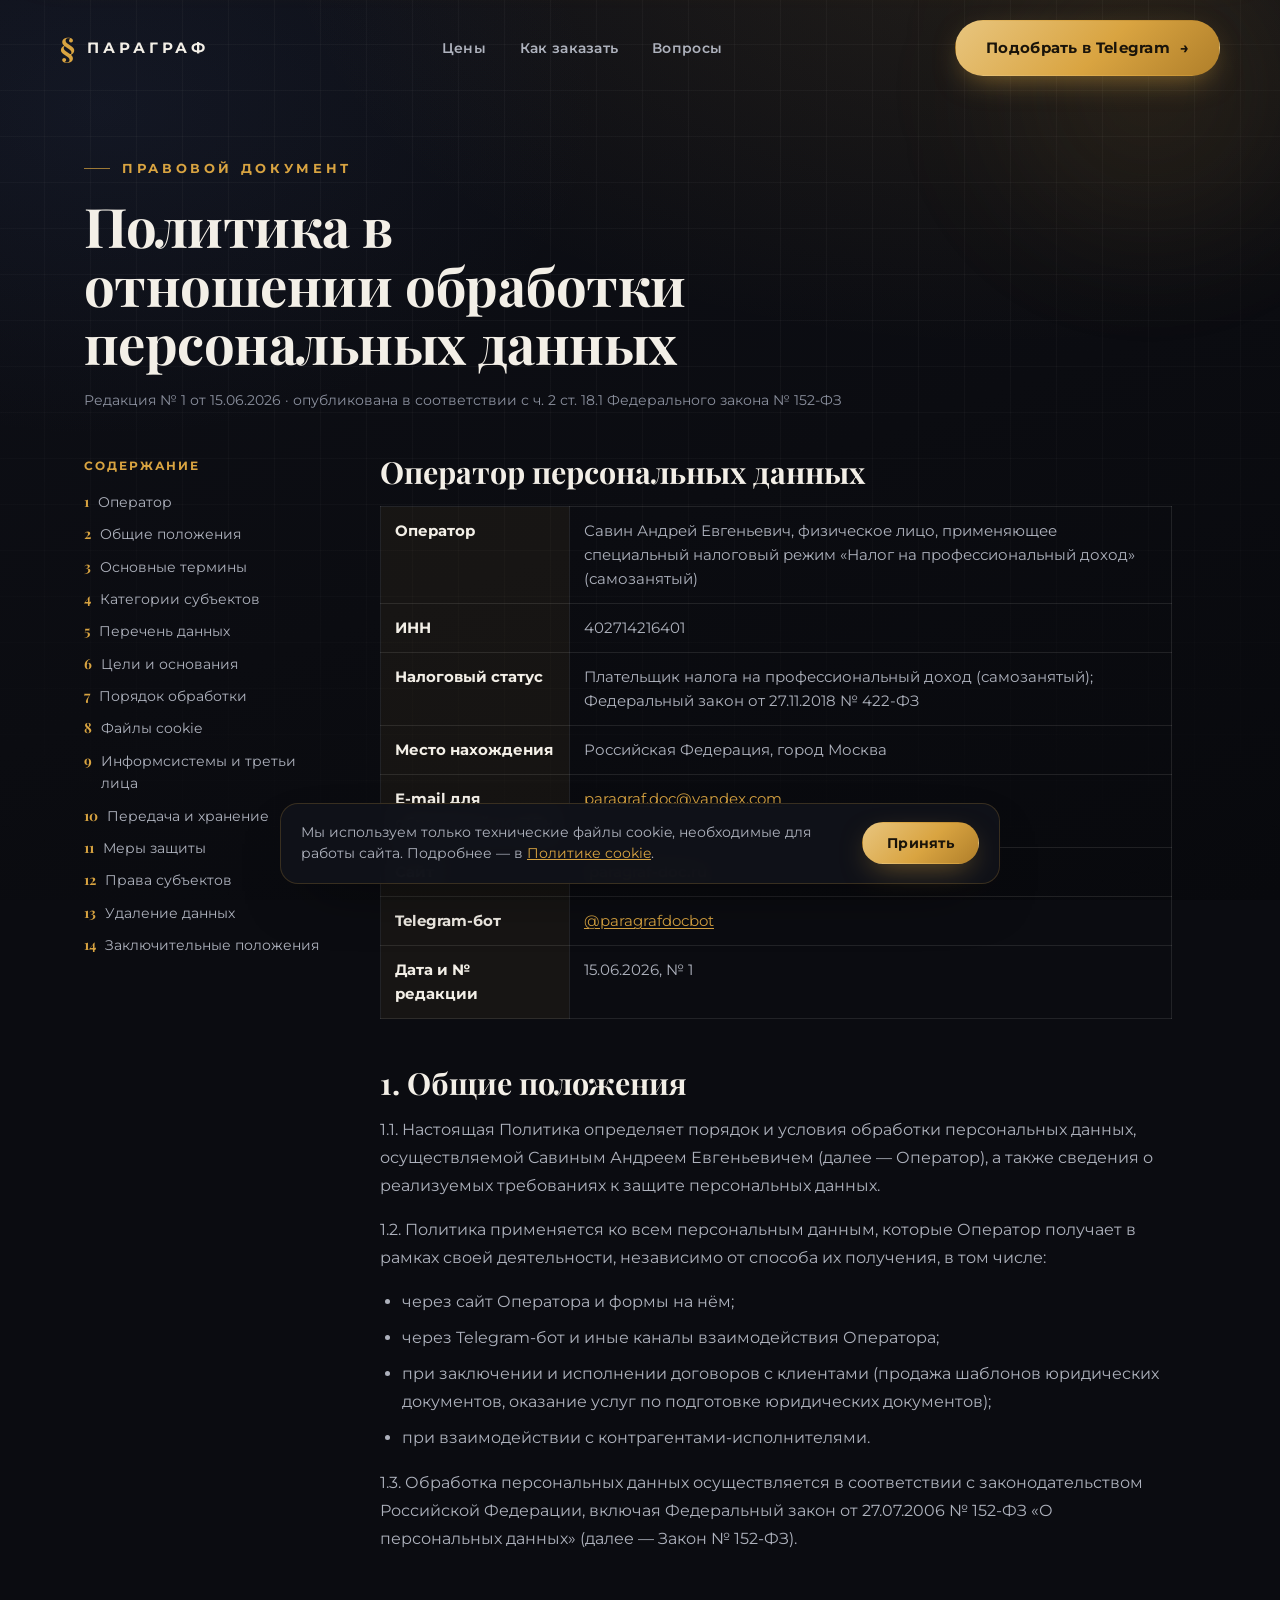
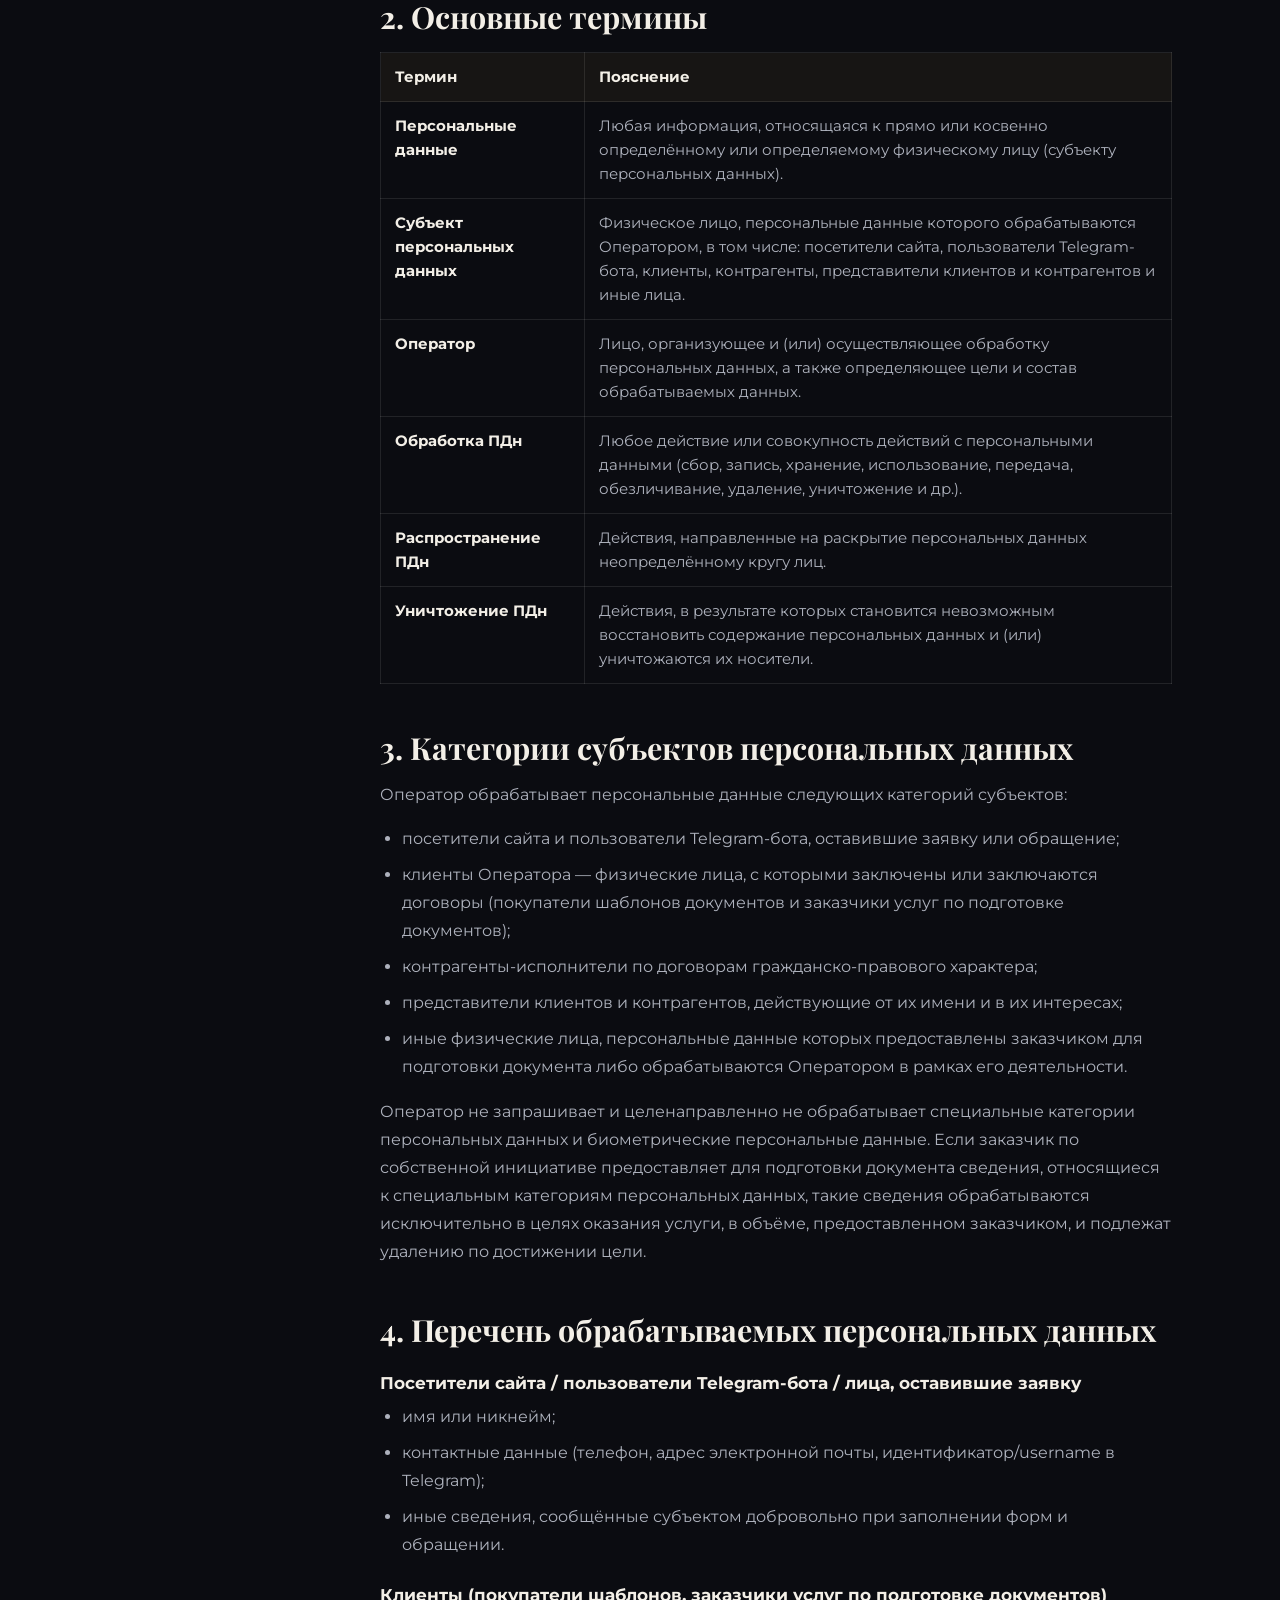
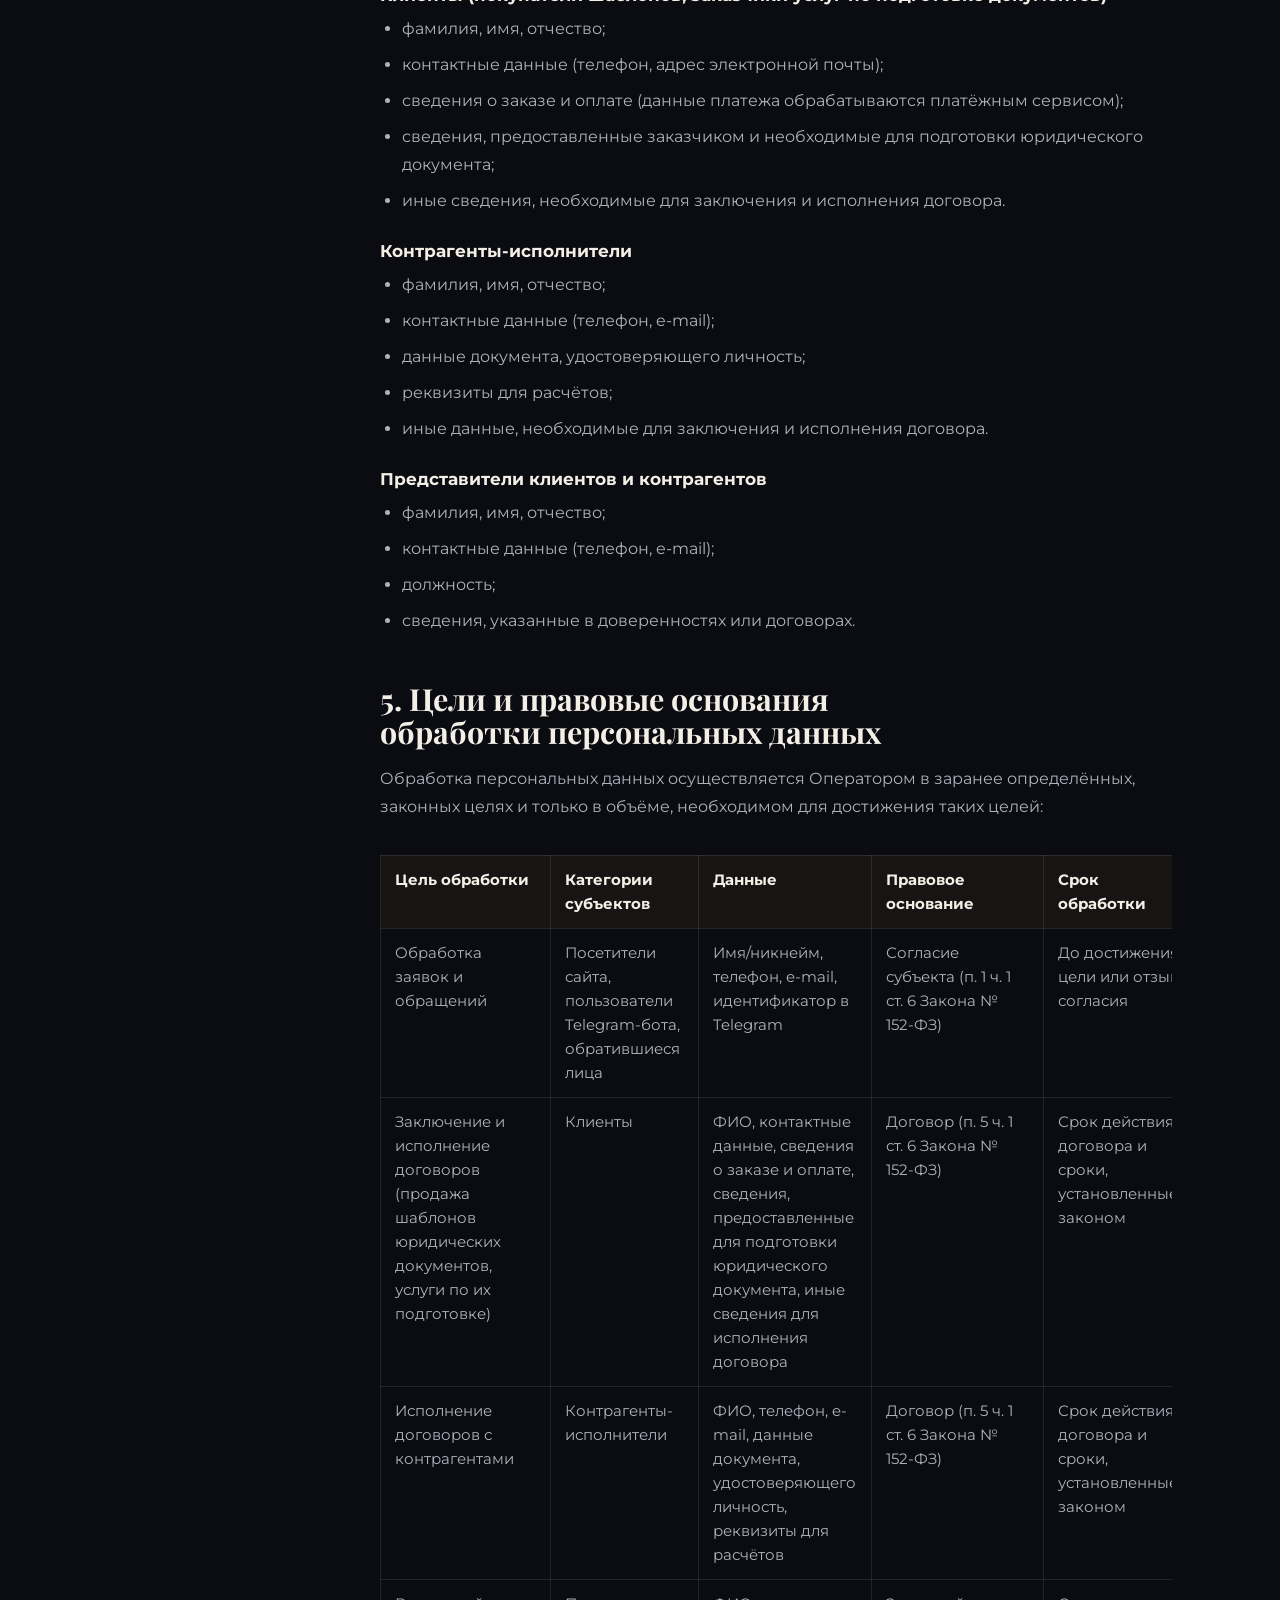
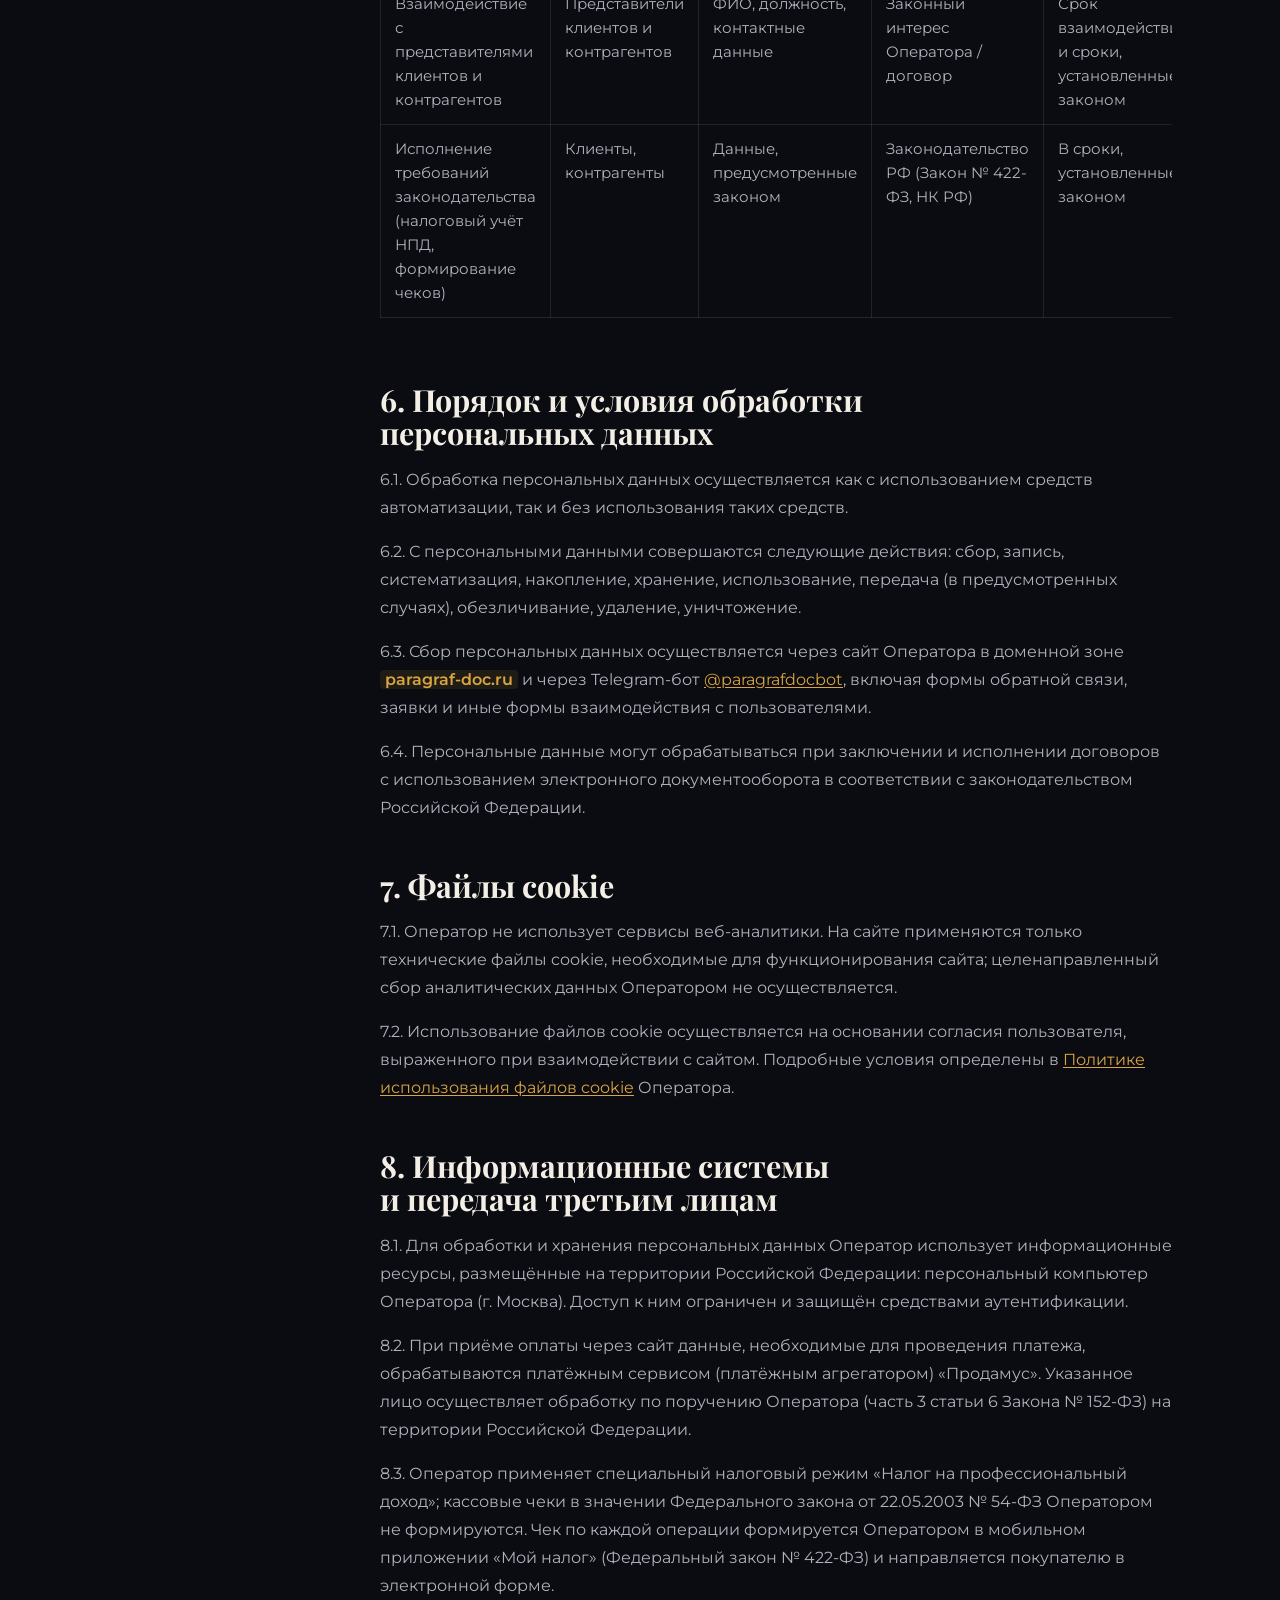
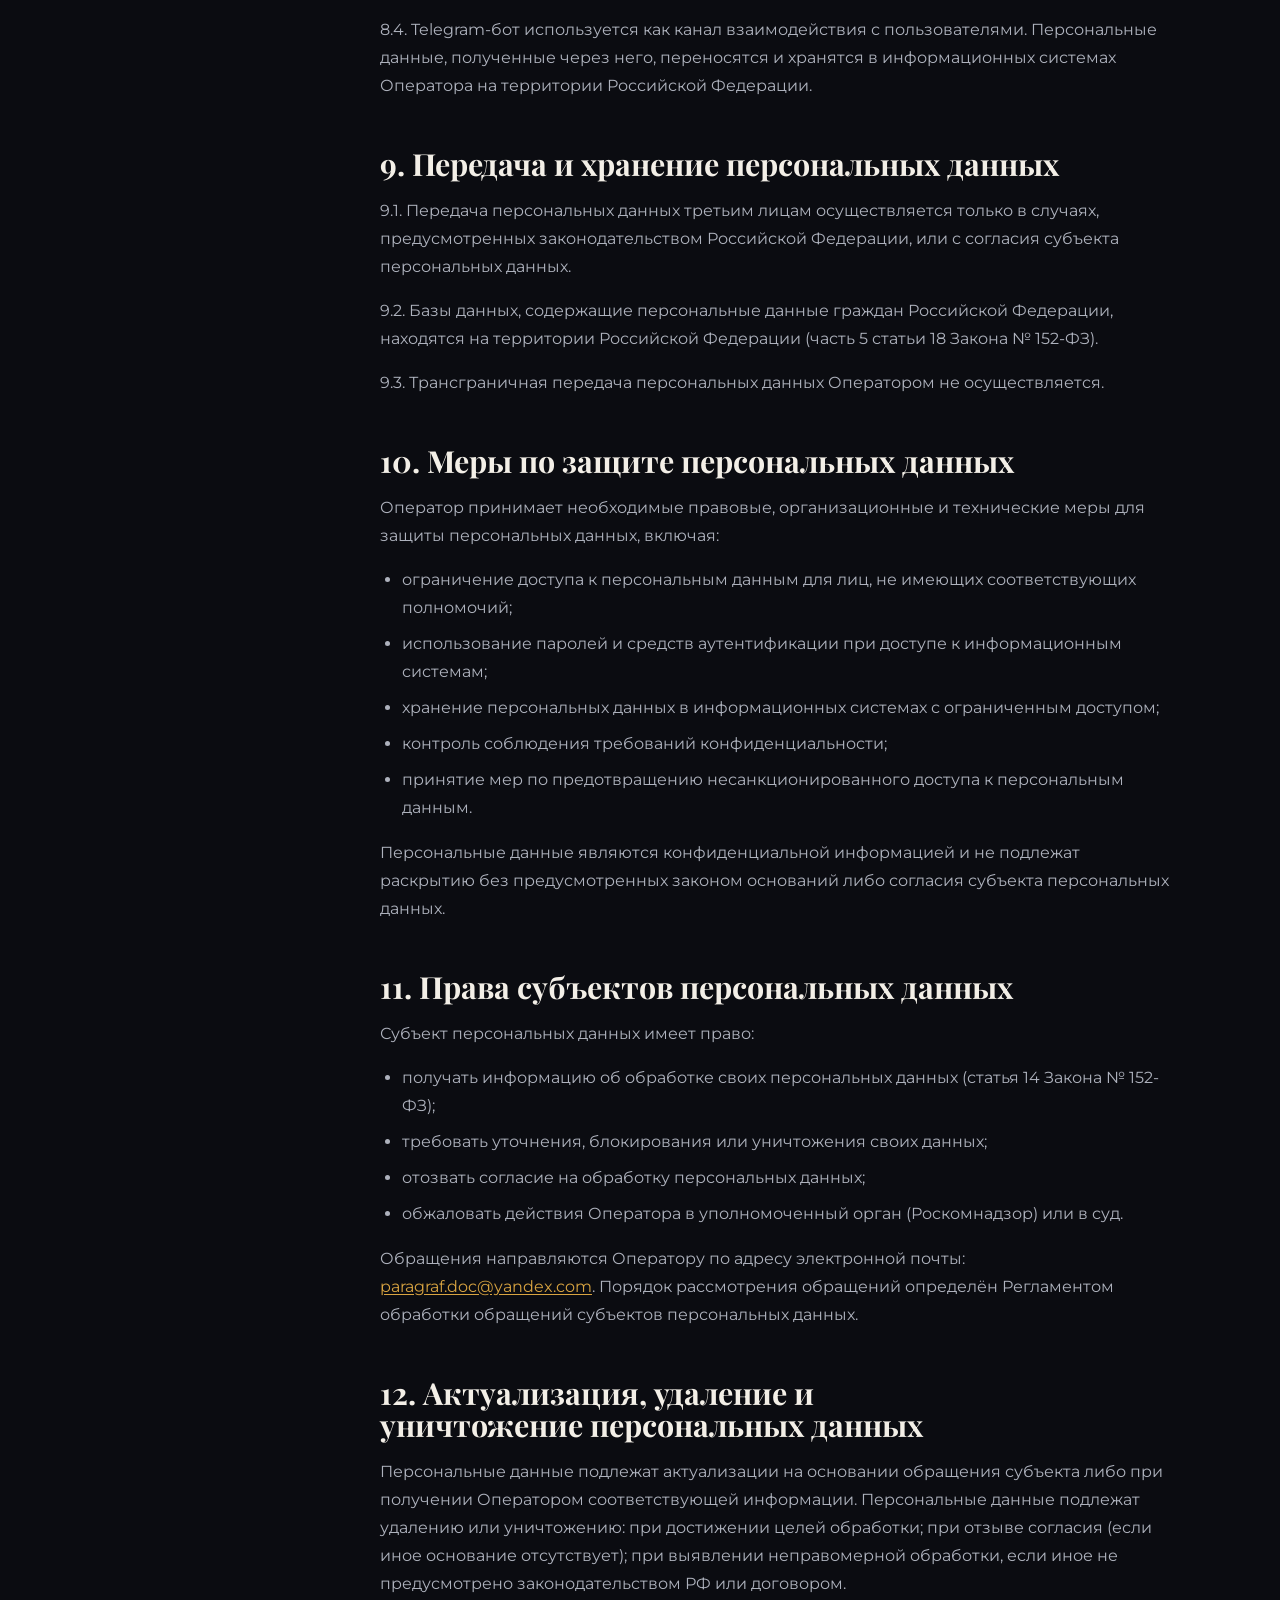
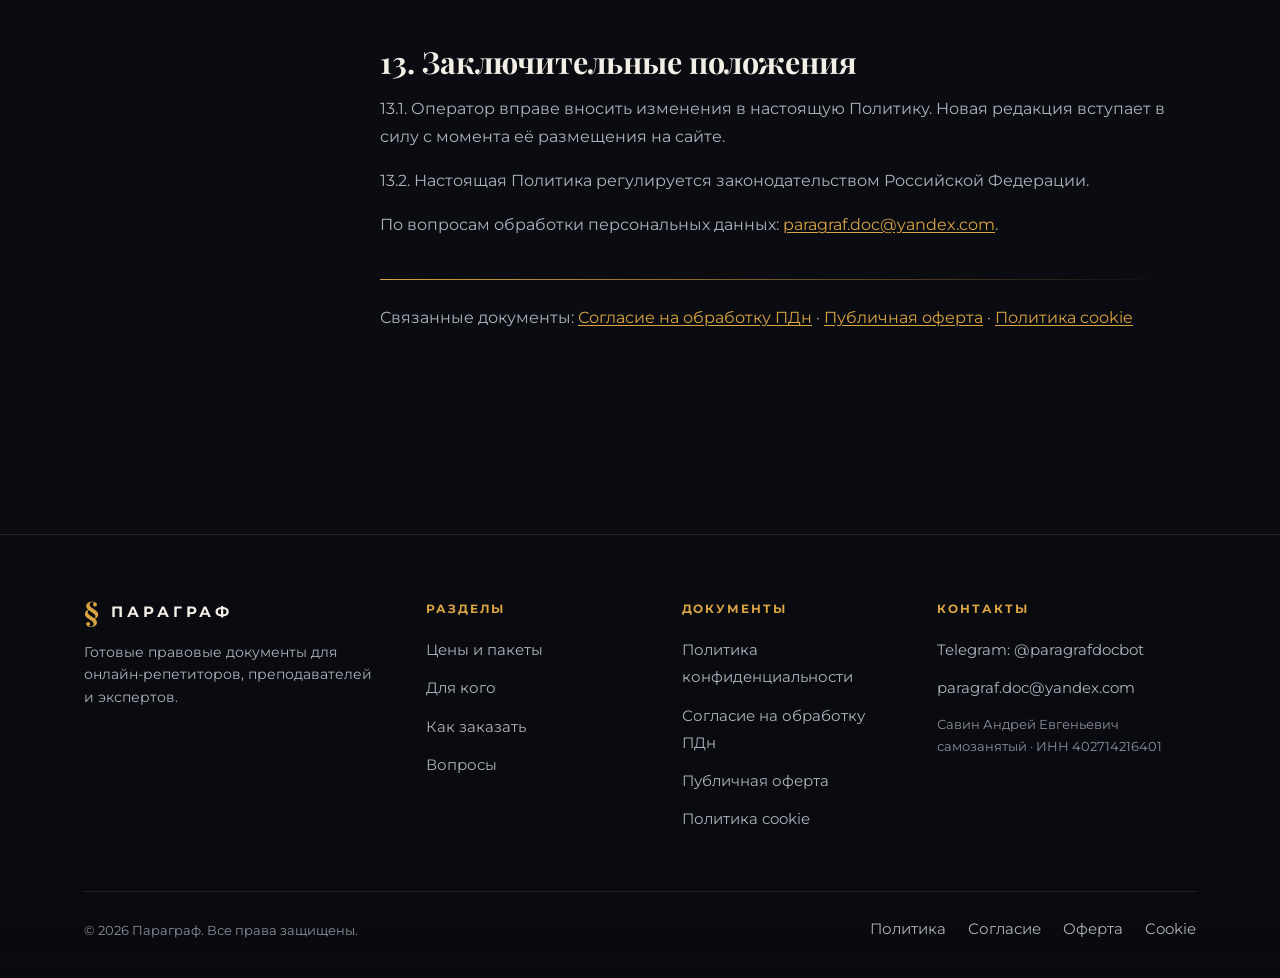
<file: privacy.html>
<!DOCTYPE html>
<html lang="ru">
<head>
  <meta charset="UTF-8" />
  <meta name="viewport" content="width=device-width, initial-scale=1.0" />
  <title>Политика конфиденциальности — Параграф</title>
  <meta name="description" content="Политика в отношении обработки персональных данных. Опубликована в соответствии с Федеральным законом № 152-ФЗ." />
  <link rel="icon" type="image/svg+xml" href="assets/img/favicon.svg" />
  <link rel="apple-touch-icon" href="assets/img/avatar.png" />
  <link rel="canonical" href="https://paragraf-doc.ru/privacy.html" />
  <meta name="theme-color" content="#0B0C11" />
  <link rel="preconnect" href="https://fonts.googleapis.com" />
  <link rel="preconnect" href="https://fonts.gstatic.com" crossorigin />
  <link href="https://fonts.googleapis.com/css2?family=Playfair+Display:wght@600;700;800&family=Montserrat:wght@400;500;600;700;800&display=swap&subset=cyrillic,cyrillic-ext,latin" rel="stylesheet" />
  <link rel="stylesheet" href="assets/css/styles.css?v=4" />
</head>
<body>
  <div class="bg-layers"></div>
  <div class="bg-grid"></div>
  <div class="bg-orb a"></div>

  <header class="header">
    <div class="container header-inner">
      <a class="brand" href="index.html"><span class="mark">§</span><span class="word">ПАРАГРАФ</span></a>
      <nav class="nav">
        <a href="index.html#prices">Цены</a>
        <a href="index.html#how">Как заказать</a>
        <a href="index.html#faq">Вопросы</a>
      </nav>
      <div class="header-cta">
        <a class="btn btn-gold" href="https://t.me/paragrafdocbot" target="_blank" rel="noopener">Подобрать в Telegram <span class="ico">→</span></a>
        <button class="burger" aria-label="Меню"><svg viewBox="0 0 24 24" fill="none" stroke="currentColor" stroke-width="2"><path d="M3 6h18M3 12h18M3 18h18"/></svg></button>
      </div>
    </div>
  </header>
  <div class="mobile-menu">
    <div class="mm-top">
      <a class="brand" href="index.html"><span class="mark">§</span><span class="word">ПАРАГРАФ</span></a>
      <button class="burger" data-close aria-label="Закрыть"><svg viewBox="0 0 24 24" fill="none" stroke="currentColor" stroke-width="2"><path d="M6 6l12 12M18 6L6 18"/></svg></button>
    </div>
    <nav>
      <a href="index.html#prices">Цены <span class="gold">§</span></a>
      <a href="index.html#how">Как заказать <span class="gold">§</span></a>
      <a href="index.html#faq">Вопросы <span class="gold">§</span></a>
    </nav>
    <div class="mm-cta"><a class="btn btn-gold btn-block btn-lg" href="https://t.me/paragrafdocbot" target="_blank" rel="noopener">Подобрать в Telegram →</a></div>
  </div>

  <main>
    <section class="legal-hero">
      <div class="container">
        <p class="eyebrow">Правовой документ</p>
        <h1>Политика в отношении обработки персональных данных</h1>
        <p class="updated">Редакция № 1 от 15.06.2026 · опубликована в соответствии с ч. 2 ст. 18.1 Федерального закона № 152-ФЗ</p>
      </div>
    </section>

    <section style="padding-top:0;">
      <div class="container">
        <div class="legal-wrap">
          <aside class="legal-toc">
            <h4>Содержание</h4>
            <ol>
              <li><a href="#s0">Оператор</a></li>
              <li><a href="#s1">Общие положения</a></li>
              <li><a href="#s2">Основные термины</a></li>
              <li><a href="#s3">Категории субъектов</a></li>
              <li><a href="#s4">Перечень данных</a></li>
              <li><a href="#s5">Цели и основания</a></li>
              <li><a href="#s6">Порядок обработки</a></li>
              <li><a href="#s7">Файлы cookie</a></li>
              <li><a href="#s8">Информсистемы и третьи лица</a></li>
              <li><a href="#s9">Передача и хранение</a></li>
              <li><a href="#s10">Меры защиты</a></li>
              <li><a href="#s11">Права субъектов</a></li>
              <li><a href="#s12">Удаление данных</a></li>
              <li><a href="#s13">Заключительные положения</a></li>
            </ol>
          </aside>

          <div class="legal-body">
            <h2 id="s0">Оператор персональных данных</h2>
            <table>
              <tbody>
                <tr><th>Оператор</th><td>Савин Андрей Евгеньевич, физическое лицо, применяющее специальный налоговый режим «Налог на профессиональный доход» (самозанятый)</td></tr>
                <tr><th>ИНН</th><td>402714216401</td></tr>
                <tr><th>Налоговый статус</th><td>Плательщик налога на профессиональный доход (самозанятый); Федеральный закон от 27.11.2018 № 422-ФЗ</td></tr>
                <tr><th>Место нахождения</th><td>Российская Федерация, город Москва</td></tr>
                <tr><th>E-mail для обращений по ПДн</th><td><a href="mailto:paragraf.doc@yandex.com">paragraf.doc@yandex.com</a></td></tr>
                <tr><th>Сайт</th><td><span class="ph">paragraf-doc.ru</span></td></tr>
                <tr><th>Telegram-бот</th><td><a href="https://t.me/paragrafdocbot" target="_blank" rel="noopener">@paragrafdocbot</a></td></tr>
                <tr><th>Дата и № редакции</th><td>15.06.2026, № 1</td></tr>
              </tbody>
            </table>

            <h2 id="s1">1. Общие положения</h2>
            <p>1.1. Настоящая Политика определяет порядок и условия обработки персональных данных, осуществляемой Савиным Андреем Евгеньевичем (далее — Оператор), а также сведения о реализуемых требованиях к защите персональных данных.</p>
            <p>1.2. Политика применяется ко всем персональным данным, которые Оператор получает в рамках своей деятельности, независимо от способа их получения, в том числе:</p>
            <ul>
              <li>через сайт Оператора и формы на нём;</li>
              <li>через Telegram-бот и иные каналы взаимодействия Оператора;</li>
              <li>при заключении и исполнении договоров с клиентами (продажа шаблонов юридических документов, оказание услуг по подготовке юридических документов);</li>
              <li>при взаимодействии с контрагентами-исполнителями.</li>
            </ul>
            <p>1.3. Обработка персональных данных осуществляется в соответствии с законодательством Российской Федерации, включая Федеральный закон от 27.07.2006 № 152-ФЗ «О персональных данных» (далее — Закон № 152-ФЗ).</p>

            <h2 id="s2">2. Основные термины</h2>
            <table>
              <thead><tr><th>Термин</th><th>Пояснение</th></tr></thead>
              <tbody>
                <tr><td><strong>Персональные данные</strong></td><td>Любая информация, относящаяся к прямо или косвенно определённому или определяемому физическому лицу (субъекту персональных данных).</td></tr>
                <tr><td><strong>Субъект персональных данных</strong></td><td>Физическое лицо, персональные данные которого обрабатываются Оператором, в том числе: посетители сайта, пользователи Telegram-бота, клиенты, контрагенты, представители клиентов и контрагентов и иные лица.</td></tr>
                <tr><td><strong>Оператор</strong></td><td>Лицо, организующее и (или) осуществляющее обработку персональных данных, а также определяющее цели и состав обрабатываемых данных.</td></tr>
                <tr><td><strong>Обработка ПДн</strong></td><td>Любое действие или совокупность действий с персональными данными (сбор, запись, хранение, использование, передача, обезличивание, удаление, уничтожение и др.).</td></tr>
                <tr><td><strong>Распространение ПДн</strong></td><td>Действия, направленные на раскрытие персональных данных неопределённому кругу лиц.</td></tr>
                <tr><td><strong>Уничтожение ПДн</strong></td><td>Действия, в результате которых становится невозможным восстановить содержание персональных данных и (или) уничтожаются их носители.</td></tr>
              </tbody>
            </table>

            <h2 id="s3">3. Категории субъектов персональных данных</h2>
            <p>Оператор обрабатывает персональные данные следующих категорий субъектов:</p>
            <ul>
              <li>посетители сайта и пользователи Telegram-бота, оставившие заявку или обращение;</li>
              <li>клиенты Оператора — физические лица, с которыми заключены или заключаются договоры (покупатели шаблонов документов и заказчики услуг по подготовке документов);</li>
              <li>контрагенты-исполнители по договорам гражданско-правового характера;</li>
              <li>представители клиентов и контрагентов, действующие от их имени и в их интересах;</li>
              <li>иные физические лица, персональные данные которых предоставлены заказчиком для подготовки документа либо обрабатываются Оператором в рамках его деятельности.</li>
            </ul>
            <p>Оператор не запрашивает и целенаправленно не обрабатывает специальные категории персональных данных и биометрические персональные данные. Если заказчик по собственной инициативе предоставляет для подготовки документа сведения, относящиеся к специальным категориям персональных данных, такие сведения обрабатываются исключительно в целях оказания услуги, в объёме, предоставленном заказчиком, и подлежат удалению по достижении цели.</p>

            <h2 id="s4">4. Перечень обрабатываемых персональных данных</h2>
            <h3>Посетители сайта / пользователи Telegram-бота / лица, оставившие заявку</h3>
            <ul>
              <li>имя или никнейм;</li>
              <li>контактные данные (телефон, адрес электронной почты, идентификатор/username в Telegram);</li>
              <li>иные сведения, сообщённые субъектом добровольно при заполнении форм и обращении.</li>
            </ul>
            <h3>Клиенты (покупатели шаблонов, заказчики услуг по подготовке документов)</h3>
            <ul>
              <li>фамилия, имя, отчество;</li>
              <li>контактные данные (телефон, адрес электронной почты);</li>
              <li>сведения о заказе и оплате (данные платежа обрабатываются платёжным сервисом);</li>
              <li>сведения, предоставленные заказчиком и необходимые для подготовки юридического документа;</li>
              <li>иные сведения, необходимые для заключения и исполнения договора.</li>
            </ul>
            <h3>Контрагенты-исполнители</h3>
            <ul>
              <li>фамилия, имя, отчество;</li>
              <li>контактные данные (телефон, e-mail);</li>
              <li>данные документа, удостоверяющего личность;</li>
              <li>реквизиты для расчётов;</li>
              <li>иные данные, необходимые для заключения и исполнения договора.</li>
            </ul>
            <h3>Представители клиентов и контрагентов</h3>
            <ul>
              <li>фамилия, имя, отчество;</li>
              <li>контактные данные (телефон, e-mail);</li>
              <li>должность;</li>
              <li>сведения, указанные в доверенностях или договорах.</li>
            </ul>

            <h2 id="s5">5. Цели и правовые основания обработки персональных данных</h2>
            <p>Обработка персональных данных осуществляется Оператором в заранее определённых, законных целях и только в объёме, необходимом для достижения таких целей:</p>
            <div style="overflow-x:auto;">
            <table>
              <thead><tr><th>Цель обработки</th><th>Категории субъектов</th><th>Данные</th><th>Правовое основание</th><th>Срок обработки</th></tr></thead>
              <tbody>
                <tr><td>Обработка заявок и обращений</td><td>Посетители сайта, пользователи Telegram-бота, обратившиеся лица</td><td>Имя/никнейм, телефон, e-mail, идентификатор в Telegram</td><td>Согласие субъекта (п. 1 ч. 1 ст. 6 Закона № 152-ФЗ)</td><td>До достижения цели или отзыва согласия</td></tr>
                <tr><td>Заключение и исполнение договоров (продажа шаблонов юридических документов, услуги по их подготовке)</td><td>Клиенты</td><td>ФИО, контактные данные, сведения о заказе и оплате, сведения, предоставленные для подготовки юридического документа, иные сведения для исполнения договора</td><td>Договор (п. 5 ч. 1 ст. 6 Закона № 152-ФЗ)</td><td>Срок действия договора и сроки, установленные законом</td></tr>
                <tr><td>Исполнение договоров с контрагентами</td><td>Контрагенты-исполнители</td><td>ФИО, телефон, e-mail, данные документа, удостоверяющего личность, реквизиты для расчётов</td><td>Договор (п. 5 ч. 1 ст. 6 Закона № 152-ФЗ)</td><td>Срок действия договора и сроки, установленные законом</td></tr>
                <tr><td>Взаимодействие с представителями клиентов и контрагентов</td><td>Представители клиентов и контрагентов</td><td>ФИО, должность, контактные данные</td><td>Законный интерес Оператора / договор</td><td>Срок взаимодействия и сроки, установленные законом</td></tr>
                <tr><td>Исполнение требований законодательства (налоговый учёт НПД, формирование чеков)</td><td>Клиенты, контрагенты</td><td>Данные, предусмотренные законом</td><td>Законодательство РФ (Закон № 422-ФЗ, НК РФ)</td><td>В сроки, установленные законом</td></tr>
              </tbody>
            </table>
            </div>

            <h2 id="s6">6. Порядок и условия обработки персональных данных</h2>
            <p>6.1. Обработка персональных данных осуществляется как с использованием средств автоматизации, так и без использования таких средств.</p>
            <p>6.2. С персональными данными совершаются следующие действия: сбор, запись, систематизация, накопление, хранение, использование, передача (в предусмотренных случаях), обезличивание, удаление, уничтожение.</p>
            <p>6.3. Сбор персональных данных осуществляется через сайт Оператора в доменной зоне <span class="ph">paragraf-doc.ru</span> и через Telegram-бот <a href="https://t.me/paragrafdocbot" target="_blank" rel="noopener">@paragrafdocbot</a>, включая формы обратной связи, заявки и иные формы взаимодействия с пользователями.</p>
            <p>6.4. Персональные данные могут обрабатываться при заключении и исполнении договоров с использованием электронного документооборота в соответствии с законодательством Российской Федерации.</p>

            <h2 id="s7">7. Файлы cookie</h2>
            <p>7.1. Оператор не использует сервисы веб-аналитики. На сайте применяются только технические файлы cookie, необходимые для функционирования сайта; целенаправленный сбор аналитических данных Оператором не осуществляется.</p>
            <p>7.2. Использование файлов cookie осуществляется на основании согласия пользователя, выраженного при взаимодействии с сайтом. Подробные условия определены в <a href="cookie.html">Политике использования файлов cookie</a> Оператора.</p>

            <h2 id="s8">8. Информационные системы и передача третьим лицам</h2>
            <p>8.1. Для обработки и хранения персональных данных Оператор использует информационные ресурсы, размещённые на территории Российской Федерации: персональный компьютер Оператора (г. Москва). Доступ к ним ограничен и защищён средствами аутентификации.</p>
            <p>8.2. При приёме оплаты через сайт данные, необходимые для проведения платежа, обрабатываются платёжным сервисом (платёжным агрегатором) «Продамус». Указанное лицо осуществляет обработку по поручению Оператора (часть 3 статьи 6 Закона № 152-ФЗ) на территории Российской Федерации.</p>
            <p>8.3. Оператор применяет специальный налоговый режим «Налог на профессиональный доход»; кассовые чеки в значении Федерального закона от 22.05.2003 № 54-ФЗ Оператором не формируются. Чек по каждой операции формируется Оператором в мобильном приложении «Мой налог» (Федеральный закон № 422-ФЗ) и направляется покупателю в электронной форме.</p>
            <p>8.4. Telegram-бот используется как канал взаимодействия с пользователями. Персональные данные, полученные через него, переносятся и хранятся в информационных системах Оператора на территории Российской Федерации.</p>

            <h2 id="s9">9. Передача и хранение персональных данных</h2>
            <p>9.1. Передача персональных данных третьим лицам осуществляется только в случаях, предусмотренных законодательством Российской Федерации, или с согласия субъекта персональных данных.</p>
            <p>9.2. Базы данных, содержащие персональные данные граждан Российской Федерации, находятся на территории Российской Федерации (часть 5 статьи 18 Закона № 152-ФЗ).</p>
            <p>9.3. Трансграничная передача персональных данных Оператором не осуществляется.</p>

            <h2 id="s10">10. Меры по защите персональных данных</h2>
            <p>Оператор принимает необходимые правовые, организационные и технические меры для защиты персональных данных, включая:</p>
            <ul>
              <li>ограничение доступа к персональным данным для лиц, не имеющих соответствующих полномочий;</li>
              <li>использование паролей и средств аутентификации при доступе к информационным системам;</li>
              <li>хранение персональных данных в информационных системах с ограниченным доступом;</li>
              <li>контроль соблюдения требований конфиденциальности;</li>
              <li>принятие мер по предотвращению несанкционированного доступа к персональным данным.</li>
            </ul>
            <p>Персональные данные являются конфиденциальной информацией и не подлежат раскрытию без предусмотренных законом оснований либо согласия субъекта персональных данных.</p>

            <h2 id="s11">11. Права субъектов персональных данных</h2>
            <p>Субъект персональных данных имеет право:</p>
            <ul>
              <li>получать информацию об обработке своих персональных данных (статья 14 Закона № 152-ФЗ);</li>
              <li>требовать уточнения, блокирования или уничтожения своих данных;</li>
              <li>отозвать согласие на обработку персональных данных;</li>
              <li>обжаловать действия Оператора в уполномоченный орган (Роскомнадзор) или в суд.</li>
            </ul>
            <p>Обращения направляются Оператору по адресу электронной почты: <a href="mailto:paragraf.doc@yandex.com">paragraf.doc@yandex.com</a>. Порядок рассмотрения обращений определён Регламентом обработки обращений субъектов персональных данных.</p>

            <h2 id="s12">12. Актуализация, удаление и уничтожение персональных данных</h2>
            <p>Персональные данные подлежат актуализации на основании обращения субъекта либо при получении Оператором соответствующей информации. Персональные данные подлежат удалению или уничтожению: при достижении целей обработки; при отзыве согласия (если иное основание отсутствует); при выявлении неправомерной обработки, если иное не предусмотрено законодательством РФ или договором.</p>

            <h2 id="s13">13. Заключительные положения</h2>
            <p>13.1. Оператор вправе вносить изменения в настоящую Политику. Новая редакция вступает в силу с момента её размещения на сайте.</p>
            <p>13.2. Настоящая Политика регулируется законодательством Российской Федерации.</p>
            <p>По вопросам обработки персональных данных: <a href="mailto:paragraf.doc@yandex.com">paragraf.doc@yandex.com</a>.</p>

            <div class="rule" style="margin:40px 0 24px;"></div>
            <p class="muted">Связанные документы: <a href="consent.html">Согласие на обработку ПДн</a> · <a href="offer.html">Публичная оферта</a> · <a href="cookie.html">Политика cookie</a></p>
          </div>
        </div>
      </div>
    </section>
  </main>

  <footer class="footer">
    <div class="container">
      <div class="footer-grid">
        <div>
          <a class="brand" href="index.html"><span class="mark">§</span><span class="word">ПАРАГРАФ</span></a>
          <p class="f-about">Готовые правовые документы для онлайн-репетиторов, преподавателей и экспертов.</p>
        </div>
        <div>
          <h4>Разделы</h4>
          <ul>
            <li><a href="index.html#prices">Цены и пакеты</a></li>
            <li><a href="index.html#audience">Для кого</a></li>
            <li><a href="index.html#how">Как заказать</a></li>
            <li><a href="index.html#faq">Вопросы</a></li>
          </ul>
        </div>
        <div>
          <h4>Документы</h4>
          <ul>
            <li><a href="privacy.html">Политика конфиденциальности</a></li>
            <li><a href="consent.html">Согласие на обработку ПДн</a></li>
            <li><a href="offer.html">Публичная оферта</a></li>
            <li><a href="cookie.html">Политика cookie</a></li>
          </ul>
        </div>
        <div>
          <h4>Контакты</h4>
          <ul>
            <li><a href="https://t.me/paragrafdocbot" target="_blank" rel="noopener">Telegram: @paragrafdocbot</a></li>
            <li><a href="mailto:paragraf.doc@yandex.com">paragraf.doc@yandex.com</a></li>
          </ul>
          <p class="req">Савин Андрей Евгеньевич<br/>самозанятый · ИНН 402714216401</p>
        </div>
      </div>
      <div class="footer-bottom">
        <span>© <span data-year>2026</span> Параграф. Все права защищены.</span>
        <nav class="legal-inline">
          <a href="privacy.html">Политика</a>
          <a href="consent.html">Согласие</a>
          <a href="offer.html">Оферта</a>
          <a href="cookie.html">Cookie</a>
        </nav>
      </div>
    </div>
  </footer>

  <div class="cookie-banner" aria-live="polite">
    <p>Мы используем только технические файлы cookie, необходимые для работы сайта. Подробнее — в <a href="cookie.html">Политике cookie</a>.</p>
    <button class="btn btn-gold" data-cookie-accept>Принять</button>
  </div>

  <script src="assets/js/main.js?v=4"></script>
</body>
</html>
</file>
<file: assets/css/styles.css>
/* ============================================================
   ПАРАГРАФ — фирменный стиль (графит + золото)
   Дизайн-система, компоненты, анимации, адаптив.
   ============================================================ */

/* ---------- Переменные ---------- */
:root {
  /* Графит / фон */
  --graphite-900: #0B0C11;
  --graphite-850: #0E1018;
  --graphite-800: #14161F;
  --graphite-750: #171A22;
  --graphite-700: #1C1F2A;
  --graphite-card: #13151D;

  /* Золото */
  --gold: #D9A441;
  --gold-soft: #E8C57E;
  --gold-deep: #B07F2A;

  /* Текст */
  --cream: #F3EFE7;
  --gray: #AEB2BD;
  --gray-dim: #7C8190;

  /* Линии / обводки */
  --line: rgba(217, 164, 65, 0.20);
  --line-soft: rgba(243, 239, 231, 0.08);
  --hairline: rgba(243, 239, 231, 0.10);

  /* Размеры */
  --maxw: 1160px;
  --radius: 18px;
  --radius-sm: 12px;

  /* Шрифты */
  --serif: "Playfair Display", "PT Serif", Georgia, "Times New Roman", serif;
  --sans: "Montserrat", -apple-system, BlinkMacSystemFont, "Segoe UI", Roboto, Arial, sans-serif;

  /* Тени */
  --shadow-card: 0 24px 60px -28px rgba(0, 0, 0, 0.75);
  --glow-gold: 0 0 40px -8px rgba(217, 164, 65, 0.45);

  /* Анимации */
  --ease: cubic-bezier(0.22, 1, 0.36, 1);
}

/* ---------- Сброс ---------- */
*,
*::before,
*::after { box-sizing: border-box; }

html { scroll-behavior: smooth; overflow-x: hidden; }
@media (prefers-reduced-motion: reduce) {
  html { scroll-behavior: auto; }
  * { animation-duration: 0.001ms !important; animation-iteration-count: 1 !important; transition-duration: 0.001ms !important; }
}

body {
  margin: 0;
  font-family: var(--sans);
  color: var(--cream);
  background-color: var(--graphite-900);
  line-height: 1.6;
  font-size: 17px;
  -webkit-font-smoothing: antialiased;
  text-rendering: optimizeLegibility;
  overflow-x: hidden;
}

img { max-width: 100%; display: block; }
a { color: inherit; text-decoration: none; }
button { font-family: inherit; cursor: pointer; }

/* ---------- Фон: живая «миллиметровка» + сияние ---------- */
.bg-layers {
  position: fixed;
  inset: 0;
  z-index: -2;
  pointer-events: none;
  background:
    radial-gradient(1200px 700px at 78% -8%, rgba(217, 164, 65, 0.10), transparent 60%),
    radial-gradient(900px 600px at 8% 12%, rgba(60, 80, 130, 0.12), transparent 55%),
    linear-gradient(160deg, var(--graphite-850) 0%, var(--graphite-900) 55%, #08090D 100%);
}
.bg-grid {
  position: fixed;
  inset: -2px;
  z-index: -2;
  pointer-events: none;
  background-image:
    linear-gradient(rgba(243, 239, 231, 0.035) 1px, transparent 1px),
    linear-gradient(90deg, rgba(243, 239, 231, 0.035) 1px, transparent 1px);
  background-size: 46px 46px;
  mask-image: radial-gradient(120% 120% at 50% 0%, #000 35%, transparent 90%);
  animation: gridDrift 60s linear infinite;
}
@keyframes gridDrift {
  from { background-position: 0 0, 0 0; }
  to   { background-position: 46px 92px, 46px 92px; }
}
/* Дышащее сияние */
.bg-orb {
  position: fixed;
  z-index: -2;
  border-radius: 50%;
  filter: blur(60px);
  pointer-events: none;
  opacity: 0.5;
  animation: breathe 12s ease-in-out infinite;
}
.bg-orb.a { top: -120px; right: -80px; width: 420px; height: 420px;
  background: radial-gradient(circle, rgba(217, 164, 65, 0.22), transparent 70%); }
.bg-orb.b { bottom: 10%; left: -140px; width: 460px; height: 460px;
  background: radial-gradient(circle, rgba(70, 92, 150, 0.20), transparent 70%);
  animation-delay: -5s; }
@keyframes breathe {
  0%, 100% { transform: scale(1) translateY(0); opacity: 0.42; }
  50%      { transform: scale(1.12) translateY(20px); opacity: 0.6; }
}

/* Плавающие § + canvas с золотой пылью */
#dust { position: fixed; inset: 0; width: 100%; height: 100%; z-index: -1; pointer-events: none; opacity: 0.7; }
.float-paragraphs { position: fixed; inset: 0; z-index: -1; pointer-events: none; overflow: hidden; }
.float-paragraphs span {
  position: absolute;
  font-family: var(--serif);
  font-weight: 700;
  color: rgba(217, 164, 65, 0.06);
  user-select: none;
  will-change: transform;
  animation: floatUp linear infinite;
}
@keyframes floatUp {
  0%   { transform: translateY(110vh) rotate(0deg); opacity: 0; }
  10%  { opacity: 1; }
  90%  { opacity: 1; }
  100% { transform: translateY(-20vh) rotate(18deg); opacity: 0; }
}

/* ---------- Контейнер / секции ---------- */
.container { width: 100%; max-width: var(--maxw); margin: 0 auto; padding: 0 24px; }
section { position: relative; padding: 96px 0; }
.section-tight { padding: 70px 0; }

/* ---------- Типографика ---------- */
.eyebrow {
  font-family: var(--sans);
  font-weight: 700;
  font-size: 13px;
  letter-spacing: 0.28em;
  text-transform: uppercase;
  color: var(--gold);
  margin: 0 0 18px;
  display: inline-flex;
  align-items: center;
  gap: 12px;
}
.eyebrow::before {
  content: "";
  width: 26px;
  height: 1px;
  background: var(--gold);
  opacity: 0.7;
}

h1, h2, h3 { font-family: var(--serif); font-weight: 700; color: var(--cream); line-height: 1.08; margin: 0; }
h1 { font-size: clamp(2.6rem, 6vw, 4.6rem); letter-spacing: -0.01em; }
h2 { font-size: clamp(2rem, 4.2vw, 3.1rem); }
h3 { font-size: clamp(1.25rem, 2.4vw, 1.6rem); line-height: 1.2; }
.gold { color: var(--gold); }
.serif { font-family: var(--serif); }

p { margin: 0 0 1em; color: var(--gray); }
.lead { font-size: clamp(1.05rem, 1.6vw, 1.25rem); color: var(--cream); opacity: 0.92; max-width: 56ch; }
.muted { color: var(--gray-dim); }

.section-head { max-width: 760px; margin-bottom: 54px; }
.section-head p { font-size: 1.1rem; }

/* Тонкая золотая линейка */
.rule {
  height: 1px;
  width: 100%;
  background: linear-gradient(90deg, var(--gold), rgba(217, 164, 65, 0));
  transform-origin: left;
}

/* ---------- Кнопки ---------- */
.btn {
  display: inline-flex;
  align-items: center;
  justify-content: center;
  gap: 10px;
  padding: 15px 30px;
  border-radius: 999px;
  font-family: var(--sans);
  font-weight: 700;
  font-size: 15px;
  letter-spacing: 0.02em;
  border: 1px solid transparent;
  transition: transform 0.35s var(--ease), box-shadow 0.35s var(--ease), background 0.3s, color 0.3s;
  white-space: nowrap;
}
.btn .ico { transition: transform 0.35s var(--ease); }
.btn:hover .ico { transform: translateX(4px); }

.btn-gold {
  background: linear-gradient(135deg, var(--gold-soft), var(--gold) 55%, var(--gold-deep));
  color: #1A140A;
  box-shadow: 0 10px 30px -10px rgba(217, 164, 65, 0.6);
}
.btn-gold:hover { transform: translateY(-3px); box-shadow: 0 18px 44px -12px rgba(217, 164, 65, 0.75); }

.btn-ghost {
  background: rgba(243, 239, 231, 0.02);
  border-color: var(--line);
  color: var(--cream);
}
.btn-ghost:hover { border-color: var(--gold); background: rgba(217, 164, 65, 0.07); transform: translateY(-3px); }

.btn-block { width: 100%; }
.btn-lg { padding: 18px 38px; font-size: 16px; }

/* ---------- Шапка ---------- */
.header {
  position: fixed;
  top: 0; left: 0; right: 0;
  z-index: 50;
  transition: background 0.4s, border-color 0.4s, padding 0.4s;
  border-bottom: 1px solid transparent;
}
.header.scrolled {
  background: rgba(11, 12, 17, 0.82);
  backdrop-filter: blur(14px);
  -webkit-backdrop-filter: blur(14px);
  border-bottom-color: var(--hairline);
}
.header-inner {
  display: flex;
  align-items: center;
  justify-content: space-between;
  padding: 20px 0;
  transition: padding 0.4s;
}
.header.scrolled .header-inner { padding: 13px 0; }

.brand { display: inline-flex; align-items: center; gap: 12px; }
.brand .mark {
  font-family: var(--serif);
  font-weight: 700;
  font-size: 26px;
  color: var(--gold);
  line-height: 1;
}
.brand .word {
  font-family: var(--sans);
  font-weight: 700;
  letter-spacing: 0.26em;
  font-size: 15px;
  color: var(--cream);
}

.nav { display: flex; align-items: center; gap: 34px; }
.nav a {
  font-size: 14px;
  font-weight: 600;
  letter-spacing: 0.02em;
  color: var(--gray);
  position: relative;
  transition: color 0.25s;
}
.nav a::after {
  content: ""; position: absolute; left: 0; bottom: -6px;
  width: 0; height: 1px; background: var(--gold); transition: width 0.3s var(--ease);
}
.nav a:hover { color: var(--cream); }
.nav a:hover::after { width: 100%; }

.header-cta { display: inline-flex; align-items: center; gap: 18px; }

.burger { display: none; background: none; border: 0; padding: 8px; color: var(--cream); }
.burger svg { width: 26px; height: 26px; }

/* Мобильное меню */
.mobile-menu {
  position: fixed; inset: 0; z-index: 60;
  background: rgba(8, 9, 13, 0.97);
  backdrop-filter: blur(8px);
  display: flex; flex-direction: column;
  padding: 28px 24px;
  transform: translateY(-100%);
  transition: transform 0.45s var(--ease);
}
.mobile-menu.open { transform: translateY(0); }
.mobile-menu .mm-top { display: flex; justify-content: space-between; align-items: center; margin-bottom: 50px; }
.mobile-menu nav { display: flex; flex-direction: column; gap: 8px; }
.mobile-menu nav a {
  font-family: var(--serif); font-size: 1.9rem; color: var(--cream);
  padding: 12px 0; border-bottom: 1px solid var(--hairline);
}
.mobile-menu nav a .gold { font-size: 1rem; }
.mobile-menu .mm-cta { margin-top: auto; padding-top: 30px; }

/* ---------- Hero ---------- */
.hero { padding-top: 168px; padding-bottom: 132px; position: relative; overflow: hidden; }
/* 3D-сцена hero (Three.js) — за текстом, поверх фоновой §, клики не перехватывает.
   Маска гасит сцену слева (под заголовком) и снизу (под строкой преимуществ). */
#hero-3d {
  position: absolute; inset: 0; z-index: 1; pointer-events: none;
  -webkit-mask-image:
    linear-gradient(90deg, transparent 0%, transparent 40%, #000 68%, #000 100%),
    linear-gradient(180deg, #000 0%, #000 56%, transparent 86%);
  -webkit-mask-composite: source-in;
  mask-image:
    linear-gradient(90deg, transparent 0%, transparent 40%, #000 68%, #000 100%),
    linear-gradient(180deg, #000 0%, #000 56%, transparent 86%);
  mask-composite: intersect;
}
#hero-3d canvas { display: block; width: 100%; height: 100%; }
@media (max-width: 760px) { #hero-3d { display: none; } }
.hero-watermark {
  position: absolute;
  right: -2%;
  bottom: -8%;
  font-family: var(--serif);
  font-weight: 700;
  font-size: clamp(20rem, 40vw, 40rem);
  line-height: 1;
  color: rgba(217, 164, 65, 0.05);
  pointer-events: none;
  user-select: none;
  z-index: 0;
}
.hero .container { position: relative; z-index: 2; }
.hero h1 { max-width: 14ch; margin-bottom: 26px; }
.hero .lead { margin-bottom: 36px; }
.hero-actions { display: flex; flex-wrap: wrap; gap: 16px; margin-bottom: 40px; }
.hero-trust {
  display: flex; flex-wrap: wrap; gap: 10px 26px;
  font-size: 14px; color: var(--gray); list-style: none; padding: 0; margin: 54px 0 0;
  position: relative; z-index: 2;
}
.hero-trust li { display: inline-flex; align-items: center; gap: 9px; }
.hero-trust li::before { content: "§"; color: var(--gold); font-family: var(--serif); font-weight: 700; }

/* ---------- Карточки боли ---------- */
.grid { display: grid; gap: 22px; }
.grid-2 { grid-template-columns: repeat(2, 1fr); }
.grid-3 { grid-template-columns: repeat(3, 1fr); }
.grid-4 { grid-template-columns: repeat(4, 1fr); }

.card {
  background: linear-gradient(180deg, var(--graphite-card), var(--graphite-850));
  border: 1px solid var(--line-soft);
  border-radius: var(--radius);
  padding: 30px;
  position: relative;
  transition: transform 0.4s var(--ease), border-color 0.4s, box-shadow 0.4s;
  overflow: hidden;
}
.card::before {
  content: ""; position: absolute; inset: 0;
  background: radial-gradient(420px 180px at var(--mx, 50%) var(--my, 0%), rgba(217, 164, 65, 0.10), transparent 60%);
  opacity: 0; transition: opacity 0.4s;
}
.card:hover { transform: translateY(-6px); border-color: var(--line); box-shadow: var(--shadow-card); }
.card:hover::before { opacity: 1; }
.card .card-ico {
  width: 46px; height: 46px; border-radius: 12px;
  display: grid; place-items: center;
  background: rgba(217, 164, 65, 0.10);
  border: 1px solid var(--line);
  color: var(--gold);
  font-family: var(--serif); font-weight: 700; font-size: 22px;
  margin-bottom: 18px;
}
.card h3 { margin-bottom: 10px; }
.card p { margin: 0; font-size: 15.5px; }

/* ---------- Цены ---------- */
.pricing-list {
  background: linear-gradient(180deg, rgba(255, 255, 255, 0.04), rgba(255, 255, 255, 0.012));
  backdrop-filter: blur(16px) saturate(120%);
  -webkit-backdrop-filter: blur(16px) saturate(120%);
  border: 1px solid rgba(255, 255, 255, 0.07);
  border-radius: 20px;
  padding: 6px 26px;
  margin-bottom: 0;
  position: relative; z-index: 1;
  box-shadow: 0 20px 50px -30px rgba(0, 0, 0, 0.7), inset 0 1px 0 rgba(255, 255, 255, 0.05);
}
.price-row {
  display: flex; align-items: center; justify-content: space-between; gap: 20px;
  padding: 18px 6px;
  border-bottom: 1px solid var(--hairline);
  transition: padding-left 0.3s var(--ease), background 0.3s;
}
.price-row:last-child { border-bottom: 0; }
.price-row:hover { padding-left: 16px; background: linear-gradient(90deg, rgba(217,164,65,0.06), transparent); }
.price-row .pr-name { font-size: 1.1rem; color: var(--cream); font-weight: 600; }
.price-row .pr-name small { display: block; font-weight: 400; font-size: 0.85rem; color: var(--gray-dim); margin-top: 2px; }
.price-row .pr-val { font-family: var(--serif); font-weight: 700; font-size: 1.5rem; color: var(--cream); white-space: nowrap; }

.packages { display: grid; grid-template-columns: repeat(2, 1fr); gap: 22px; }
.package {
  background: linear-gradient(180deg, rgba(255, 255, 255, 0.05), rgba(255, 255, 255, 0.018));
  backdrop-filter: blur(22px) saturate(125%);
  -webkit-backdrop-filter: blur(22px) saturate(125%);
  border: 1px solid rgba(255, 255, 255, 0.09);
  border-radius: 22px;
  padding: 32px;
  position: relative;
  overflow: hidden;
  z-index: 1;
  box-shadow: 0 24px 60px -30px rgba(0, 0, 0, 0.7), inset 0 1px 0 rgba(255, 255, 255, 0.07);
  transition: transform 0.5s var(--ease), box-shadow 0.5s var(--ease), border-color 0.5s, background 0.5s;
}
.package:hover { transform: translateY(-8px); border-color: rgba(255, 255, 255, 0.16); box-shadow: 0 40px 90px -36px rgba(0, 0, 0, 0.82), inset 0 1px 0 rgba(255, 255, 255, 0.10); }
.package.featured { border-color: var(--gold); }
.package.featured::after {
  content: "Выгодно"; position: absolute; top: 18px; right: -34px;
  background: linear-gradient(135deg, var(--gold-soft), var(--gold));
  color: #1A140A; font-size: 11px; font-weight: 800; letter-spacing: 0.1em; text-transform: uppercase;
  padding: 6px 40px; transform: rotate(45deg);
}
.package .pkg-name { font-family: var(--serif); font-size: 1.5rem; color: var(--gold); margin-bottom: 6px; }
.package .pkg-desc { color: var(--gray); font-size: 0.95rem; margin-bottom: 22px; }
.package .pkg-price { font-family: var(--serif); font-weight: 700; font-size: 2.6rem; color: var(--cream); line-height: 1; margin-bottom: 4px; }
.package .pkg-old { color: var(--gray-dim); text-decoration: line-through; font-size: 1rem; margin-bottom: 22px; }
.package .pkg-old.plain { text-decoration: none; }
.package ul { list-style: none; padding: 0; margin: 0 0 26px; }
.package li { display: flex; gap: 10px; padding: 7px 0; font-size: 0.95rem; color: var(--cream); }
.package li::before { content: "§"; color: var(--gold); font-family: var(--serif); font-weight: 700; }

.price-note { margin-top: 26px; font-size: 0.95rem; color: var(--gray); }
.price-compare { margin-top: 20px; font-size: 1.05rem; color: var(--gray); }
.price-compare b { color: var(--cream); font-weight: 700; }
.price-compare b.gold { color: var(--gold); }

/* ---------- Для кого ---------- */
.audience-card { text-align: left; }
.audience-card .card-ico { font-size: 24px; }

/* ---------- Как заказать (шаги) ---------- */
.steps { display: grid; grid-template-columns: repeat(3, 1fr); gap: 22px; counter-reset: step; }
.step { position: relative; padding: 32px 28px; }
.step .num {
  font-family: var(--serif); font-weight: 700; font-size: 3rem;
  color: rgba(217, 164, 65, 0.28);
  line-height: 1; margin-bottom: 14px;
}
.step h3 { margin-bottom: 8px; }
.step p { margin: 0; font-size: 15px; }
.step .connector {
  position: absolute; top: 52px; right: -11px; width: 22px; height: 1px; background: var(--line);
}
.step:last-child .connector { display: none; }

/* ---------- Юр-блок (штраф) ---------- */
.law {
  background:
    radial-gradient(700px 320px at 80% 0%, rgba(217, 164, 65, 0.10), transparent 60%),
    linear-gradient(180deg, var(--graphite-800), var(--graphite-850));
  border: 1px solid var(--line);
  border-radius: 28px;
  padding: clamp(34px, 5vw, 64px);
  position: relative;
  overflow: hidden;
}
.law .law-grid { display: grid; grid-template-columns: 1fr 1.1fr; gap: 48px; align-items: center; }
.law .fine {
  font-family: var(--serif); font-weight: 700;
  font-size: clamp(3.4rem, 9vw, 6rem); line-height: 1;
  background: linear-gradient(135deg, var(--gold-soft), var(--gold), var(--gold-deep));
  -webkit-background-clip: text; background-clip: text; color: transparent;
}
.law .fine small { -webkit-text-fill-color: var(--cream); font-size: 2rem; }
/* Счётчик: резервируем финальную ширину (sizer), анимируемое число — поверх,
   чтобы цифры не «прыгали» по строкам во время отсчёта. */
.law .fine .fine-num { position: relative; display: inline-block; font-variant-numeric: tabular-nums; }
.law .fine .fine-sizer { visibility: hidden; }
.law .fine .fine-count {
  position: absolute; left: 0; top: 0; white-space: nowrap;
  background: linear-gradient(135deg, var(--gold-soft), var(--gold), var(--gold-deep));
  -webkit-background-clip: text; background-clip: text;
  color: transparent; -webkit-text-fill-color: transparent;
}
.law .fine-label { color: var(--gray); margin-top: 6px; }
.law ul { list-style: none; padding: 0; margin: 0; }
.law li { display: flex; gap: 14px; padding: 12px 0; border-bottom: 1px solid var(--hairline); }
.law li:last-child { border-bottom: 0; }
.law li b { color: var(--cream); }
.law .tag {
  display: inline-block; font-size: 12px; font-weight: 700; letter-spacing: 0.08em; text-transform: uppercase;
  color: var(--gold); border: 1px solid var(--line); border-radius: 999px; padding: 5px 14px; margin-bottom: 18px;
}

/* ---------- Отзывы ---------- */
.review-card { display: flex; flex-direction: column; }
.review-card .quote { font-family: var(--serif); font-size: 2.6rem; color: var(--gold); line-height: 0.6; height: 22px; }
.review-card p { color: var(--cream); font-size: 1.02rem; margin: 0 0 22px; }
.review-card .who { margin-top: auto; display: flex; align-items: center; gap: 12px; }
.review-card .ava {
  width: 42px; height: 42px; border-radius: 50%;
  background: linear-gradient(135deg, var(--gold-soft), var(--gold-deep));
  display: grid; place-items: center; color: #1A140A; font-weight: 800; font-family: var(--serif);
}
.review-card .who b { color: var(--cream); display: block; font-size: 0.95rem; }
.review-card .who span { color: var(--gray-dim); font-size: 0.85rem; }
.stars { color: var(--gold); letter-spacing: 2px; margin-bottom: 14px; font-size: 0.95rem; }

/* ---------- Лид-магнит + форма ---------- */
.lead-block {
  background: linear-gradient(135deg, var(--graphite-800), var(--graphite-850));
  border: 1px solid var(--line);
  border-radius: 28px;
  padding: clamp(30px, 4vw, 52px);
}
.lead-grid { display: grid; grid-template-columns: 1.1fr 1fr; gap: 48px; align-items: center; }

.form-field { margin-bottom: 16px; }
.form-field label { display: block; font-size: 13px; font-weight: 600; color: var(--gray); margin-bottom: 7px; letter-spacing: 0.02em; }
.form-field input {
  width: 100%; padding: 14px 16px; font-family: var(--sans); font-size: 15px;
  color: var(--cream); background: rgba(11, 12, 17, 0.6);
  border: 1px solid var(--hairline); border-radius: var(--radius-sm); transition: border-color 0.3s, box-shadow 0.3s;
}
.form-field input::placeholder { color: var(--gray-dim); }
.form-field input:focus { outline: none; border-color: var(--gold); box-shadow: 0 0 0 3px rgba(217, 164, 65, 0.12); }

.consent-group { margin: 18px 0 22px; }
.consent { display: flex; gap: 12px; align-items: flex-start; margin: 0 0 11px; }
.consent:last-child { margin-bottom: 0; }
.consent input { margin-top: 2px; width: 19px; height: 19px; accent-color: var(--gold); flex: none; cursor: pointer; }
.consent label { font-size: 13px; color: var(--gray); line-height: 1.5; }
.consent label a { color: var(--gold); text-decoration: underline; text-underline-offset: 2px; }
.btn[disabled] { opacity: 0.4; pointer-events: none; filter: grayscale(0.4); }
.form-hint { font-size: 12.5px; color: var(--gray-dim); margin-top: 14px; }
.form-ok { display: none; color: var(--gold); font-weight: 600; margin-top: 14px; }

/* ---------- FAQ ---------- */
.faq { max-width: 840px; margin: 0 auto; }
.faq-item { border-bottom: 1px solid var(--hairline); }
.faq-q {
  width: 100%; text-align: left; background: none; border: 0; color: var(--cream);
  font-family: var(--serif); font-size: clamp(1.1rem, 2vw, 1.35rem); font-weight: 700;
  padding: 24px 44px 24px 0; position: relative; transition: color 0.25s;
}
.faq-q:hover { color: var(--gold); }
.faq-q .plus {
  position: absolute; right: 4px; top: 50%; transform: translateY(-50%);
  width: 24px; height: 24px; flex: none;
}
.faq-q .plus::before, .faq-q .plus::after {
  content: ""; position: absolute; background: var(--gold); transition: transform 0.35s var(--ease);
}
.faq-q .plus::before { top: 11px; left: 2px; width: 20px; height: 2px; }
.faq-q .plus::after  { left: 11px; top: 2px; width: 2px; height: 20px; }
.faq-item.open .faq-q .plus::after { transform: rotate(90deg) scaleX(0); }
.faq-a { overflow: hidden; max-height: 0; transition: max-height 0.4s var(--ease); }
.faq-a-inner { padding: 0 44px 26px 0; color: var(--gray); }
.faq-a-inner p { margin: 0; }

/* ---------- Финальный CTA ---------- */
.final-cta {
  text-align: center;
  background:
    radial-gradient(700px 360px at 50% 0%, rgba(217, 164, 65, 0.14), transparent 65%),
    linear-gradient(180deg, var(--graphite-800), var(--graphite-900));
  border: 1px solid var(--line);
  border-radius: 32px;
  padding: clamp(44px, 6vw, 88px) 24px;
  position: relative; overflow: hidden;
}
.final-cta h2 { max-width: 18ch; margin: 0 auto 18px; }
.final-cta .lead { margin: 0 auto 34px; }
.final-cta .actions { display: flex; gap: 16px; justify-content: center; flex-wrap: wrap; }
.final-cta .wm {
  position: absolute; left: 50%; top: 60%; transform: translate(-50%, -50%);
  font-family: var(--serif); font-size: 26rem; color: rgba(217, 164, 65, 0.04); pointer-events: none; line-height: 1;
}

/* ---------- Футер ---------- */
.footer {
  border-top: 1px solid var(--hairline);
  padding: 64px 0 36px;
  background: linear-gradient(180deg, transparent, rgba(8, 9, 13, 0.6));
}
.footer-grid { display: grid; grid-template-columns: 1.4fr 1fr 1fr 1.2fr; gap: 40px; margin-bottom: 48px; }
.footer h4 { font-family: var(--sans); font-size: 12px; letter-spacing: 0.16em; text-transform: uppercase; color: var(--gold); margin: 0 0 18px; }
.footer ul { list-style: none; padding: 0; margin: 0; }
.footer li { margin-bottom: 11px; }
.footer a, .footer .f-text { color: var(--gray); font-size: 14.5px; transition: color 0.25s; }
.footer a:hover { color: var(--gold); }
.footer .brand { margin-bottom: 16px; }
.footer .f-about { color: var(--gray); font-size: 14px; max-width: 34ch; }
.footer .req { color: var(--gray-dim); font-size: 13px; line-height: 1.7; }
.footer-bottom {
  display: flex; justify-content: space-between; align-items: center; gap: 16px; flex-wrap: wrap;
  border-top: 1px solid var(--hairline); padding-top: 26px;
  font-size: 13px; color: var(--gray-dim);
}
.footer-bottom .legal-inline { display: flex; gap: 22px; flex-wrap: wrap; }
.footer-bottom .legal-inline a { color: var(--gray); }
.footer-bottom .legal-inline a:hover { color: var(--gold); }
.disclaimer { margin-top: 18px; font-size: 12px; color: var(--gray-dim); max-width: 78ch; line-height: 1.6; }

/* ---------- Cookie-баннер ---------- */
.cookie-banner {
  position: fixed; left: 16px; right: 16px; bottom: 16px; z-index: 95;
  max-width: 720px; margin: 0 auto;
  background: rgba(16, 18, 26, 0.96);
  backdrop-filter: blur(12px); -webkit-backdrop-filter: blur(12px);
  border: 1px solid var(--line); border-radius: var(--radius);
  padding: 18px 20px; display: none; gap: 18px; align-items: center;
  box-shadow: var(--shadow-card);
}
.cookie-banner.show { display: flex; }
.cookie-banner p { margin: 0; font-size: 13.5px; color: var(--gray); }
.cookie-banner a { color: var(--gold); text-decoration: underline; }
.cookie-banner .btn { padding: 11px 24px; font-size: 14px; flex: none; }
@media (max-width: 560px) { .cookie-banner { flex-direction: column; align-items: stretch; text-align: left; } }

/* ---------- Правовые страницы ---------- */
.legal-hero { padding-top: 150px; padding-bottom: 30px; }
.legal-hero h1 { font-size: clamp(2.2rem, 5vw, 3.4rem); max-width: 20ch; }
.legal-hero .updated { color: var(--gray-dim); font-size: 14px; margin-top: 16px; }
.legal-wrap { display: grid; grid-template-columns: 240px 1fr; gap: 56px; padding-bottom: 90px; align-items: start; }
.legal-toc { position: sticky; top: 110px; }
.legal-toc h4 { font-size: 12px; letter-spacing: 0.16em; text-transform: uppercase; color: var(--gold); margin: 0 0 16px; }
.legal-toc ol { list-style: none; counter-reset: toc; padding: 0; margin: 0; }
.legal-toc li { counter-increment: toc; margin-bottom: 10px; }
.legal-toc a { color: var(--gray); font-size: 14px; display: flex; gap: 9px; transition: color 0.25s; }
.legal-toc a::before { content: counter(toc); color: var(--gold); font-family: var(--serif); font-weight: 700; }
.legal-toc a:hover { color: var(--cream); }

.legal-body { max-width: 72ch; }
.legal-body h2 { font-size: clamp(1.4rem, 2.6vw, 1.9rem); margin: 48px 0 16px; scroll-margin-top: 100px; }
.legal-body h2:first-child { margin-top: 0; }
.legal-body h3 { font-family: var(--sans); font-size: 1.05rem; color: var(--cream); margin: 26px 0 10px; }
.legal-body p, .legal-body li { color: var(--gray); font-size: 16px; line-height: 1.75; }
.legal-body ul, .legal-body ol { padding-left: 22px; margin: 0 0 1em; }
.legal-body li { margin-bottom: 8px; }
.legal-body strong { color: var(--cream); }
.legal-body a { color: var(--gold); text-decoration: underline; text-underline-offset: 2px; }
.legal-body table { width: 100%; border-collapse: collapse; margin: 18px 0; font-size: 15px; }
.legal-body th, .legal-body td { text-align: left; padding: 12px 14px; border: 1px solid var(--hairline); color: var(--gray); vertical-align: top; }
.legal-body th { color: var(--cream); background: rgba(217, 164, 65, 0.06); font-family: var(--sans); }

/* Плейсхолдеры и редакторские заметки */
.ph { color: var(--gold); background: rgba(217, 164, 65, 0.10); border-radius: 4px; padding: 0 5px; font-weight: 600; }
.editor-note {
  display: flex; gap: 12px; align-items: flex-start;
  background: rgba(217, 164, 65, 0.07); border: 1px dashed var(--line);
  border-radius: var(--radius-sm); padding: 16px 18px; margin: 18px 0; font-size: 14px; color: var(--gold-soft);
}
.editor-note b { color: var(--gold); }

/* ---------- Анимации появления ----------
   Скрытие включается ТОЛЬКО при работающем JS (html.js), чтобы без JS
   весь контент оставался видимым (graceful degradation). */
html.js .reveal {
  opacity: 0;
  transform: translateY(36px);
  filter: blur(7px);
  transition: opacity 0.9s var(--ease), transform 0.9s var(--ease), filter 0.9s var(--ease);
  will-change: opacity, transform, filter;
}
html.js .reveal.in { opacity: 1; transform: none; filter: none; }
.reveal-d1 { transition-delay: 0.09s; }
.reveal-d2 { transition-delay: 0.18s; }
.reveal-d3 { transition-delay: 0.27s; }
.reveal-d4 { transition-delay: 0.36s; }

/* Направленные варианты появления */
html.js .reveal-left  { transform: translateX(-44px); }
html.js .reveal-right { transform: translateX(44px); }
html.js .reveal-zoom  { transform: scale(0.9); filter: blur(10px); }
html.js .reveal-left.in, html.js .reveal-right.in, html.js .reveal-zoom.in { transform: none; }

/* Анимация линейки */
html.js .rule.reveal { transform: scaleX(0); opacity: 1; filter: none; }
html.js .rule.reveal.in { transform: scaleX(1); transition: transform 0.9s var(--ease); }

/* ---------- Адаптив ---------- */
@media (max-width: 980px) {
  .grid-4 { grid-template-columns: repeat(2, 1fr); }
  .law .law-grid { grid-template-columns: 1fr; gap: 32px; }
  .lead-grid { grid-template-columns: 1fr; gap: 30px; }
  .footer-grid { grid-template-columns: 1fr 1fr; gap: 32px; }
  .legal-wrap { grid-template-columns: 1fr; gap: 24px; }
  .legal-toc { position: static; }
}
@media (max-width: 760px) {
  section { padding: 70px 0; }
  .nav, .header-cta .btn { display: none; }
  .burger { display: inline-flex; }
  .grid-2, .grid-3, .grid-4, .packages, .steps { grid-template-columns: 1fr; }
  .step .connector { display: none; }
  .hero { padding-top: 130px; }
  .hero-actions .btn { flex: 1 1 100%; }
  .footer-grid { grid-template-columns: 1fr; }
  .footer-bottom { flex-direction: column; align-items: flex-start; }
  .price-row { flex-wrap: wrap; gap: 4px; }
  .price-row .pr-val { font-size: 1.3rem; }
}
@media (max-width: 480px) {
  body { font-size: 16px; }
  .container { padding: 0 18px; }
}

/* ============================================================
   ПРЕМИУМ-СЛОЙ: курсор, прогресс, зерно, бегущая строка,
   шиммер, блики, 3D-тилт, подчёркивание.
   ============================================================ */

/* Полоса прогресса прокрутки */
.scroll-progress {
  position: fixed; top: 0; left: 0; height: 3px; width: 100%;
  transform: scaleX(0); transform-origin: left; z-index: 100;
  background: linear-gradient(90deg, var(--gold-soft), var(--gold), var(--gold-deep));
  box-shadow: 0 0 16px rgba(217, 164, 65, 0.6);
}

/* Кинематографичное зерно поверх фона */
.grain {
  position: fixed; inset: 0; z-index: -1; pointer-events: none;
  opacity: 0.045; mix-blend-mode: overlay;
  background-image: url("data:image/svg+xml,%3Csvg xmlns='http://www.w3.org/2000/svg' width='160' height='160'%3E%3Cfilter id='n'%3E%3CfeTurbulence type='fractalNoise' baseFrequency='0.85' numOctaves='2' stitchTiles='stitch'/%3E%3C/filter%3E%3Crect width='100%25' height='100%25' filter='url(%23n)'/%3E%3C/svg%3E");
  background-size: 160px 160px;
  animation: grainShift 0.6s steps(4) infinite;
}
@keyframes grainShift {
  0% { background-position: 0 0; }    25% { background-position: -40px 30px; }
  50% { background-position: 30px -40px; } 75% { background-position: -30px -20px; }
  100% { background-position: 0 0; }
}

/* Кастомный курсор (только на устройствах с точным указателем) */
.cursor-dot, .cursor-ring {
  position: fixed; top: 0; left: 0; z-index: 110; pointer-events: none;
  border-radius: 50%; opacity: 0; mix-blend-mode: difference;
}
.cursor-dot { width: 7px; height: 7px; margin: -3.5px 0 0 -3.5px; background: var(--gold-soft); transition: opacity 0.3s, transform 0.1s ease; }
.cursor-ring {
  width: 38px; height: 38px; margin: -19px 0 0 -19px; border: 1px solid rgba(217, 164, 65, 0.7);
  transition: width 0.28s var(--ease), height 0.28s var(--ease), margin 0.28s var(--ease),
              border-color 0.28s, background 0.28s, opacity 0.3s;
}
html.cursor-on .cursor-dot, html.cursor-on .cursor-ring { opacity: 1; }
.cursor-ring.hover { width: 66px; height: 66px; margin: -33px 0 0 -33px; border-color: var(--gold); background: rgba(217, 164, 65, 0.10); }
.cursor-ring.down { width: 28px; height: 28px; margin: -14px 0 0 -14px; }
html.cursor-on, html.cursor-on * { cursor: none; }
html.cursor-on input, html.cursor-on textarea { cursor: text; }
@media (hover: none), (pointer: coarse) { .cursor-dot, .cursor-ring { display: none; } }

/* Магнитные кнопки (transform задаёт JS) */
.btn { will-change: transform; }

/* Блик по золотым кнопкам */
.btn-gold { position: relative; overflow: hidden; }
.btn-gold::after {
  content: ""; position: absolute; top: 0; left: -130%; width: 65%; height: 100%;
  transform: skewX(-20deg);
  background: linear-gradient(90deg, transparent, rgba(255, 252, 240, 0.5), transparent);
  transition: left 0.75s var(--ease);
}
.btn-gold:hover::after { left: 150%; }

/* Золотой «шиммер» по акцентному слову */
.text-shimmer {
  background: linear-gradient(100deg, var(--gold-deep) 18%, var(--gold) 38%, #FFF4D6 50%, var(--gold) 62%, var(--gold-deep) 82%);
  background-size: 220% auto;
  -webkit-background-clip: text; background-clip: text;
  color: transparent; -webkit-text-fill-color: transparent;
  animation: shimmer 6.5s linear infinite;
}
@keyframes shimmer { to { background-position: 220% center; } }

/* Бегущая строка */
.marquee {
  border-top: 1px solid var(--hairline); border-bottom: 1px solid var(--hairline);
  padding: 18px 0; overflow: hidden; background: rgba(217, 164, 65, 0.035);
  -webkit-mask-image: linear-gradient(90deg, transparent, #000 12%, #000 88%, transparent);
  mask-image: linear-gradient(90deg, transparent, #000 12%, #000 88%, transparent);
}
.marquee-track { display: inline-flex; align-items: center; white-space: nowrap; will-change: transform; animation: marquee 30s linear infinite; }
.marquee:hover .marquee-track { animation-play-state: paused; }
.marquee span {
  font-family: var(--serif); font-size: 1.35rem; color: var(--cream); opacity: 0.8;
  display: inline-flex; align-items: center; padding: 0 32px;
}
.marquee span::after { content: "§"; color: var(--gold); margin-left: 32px; opacity: 0.9; }
@keyframes marquee { to { transform: translateX(-50%); } }

/* 3D-тилт */
.card, .package { transform-style: preserve-3d; }

/* Рисуемое подчёркивание акцента в hero */
.hero h1 .gold { position: relative; }
.hero h1 .gold::after {
  content: ""; position: absolute; left: 0; right: 0; bottom: 0.04em; height: 3px;
  background: linear-gradient(90deg, var(--gold-soft), var(--gold)); border-radius: 2px;
  transform: scaleX(0); transform-origin: left; transition: transform 1s var(--ease) 0.5s;
}
html.js .hero h1.in .gold::after { transform: scaleX(1); }

/* Бегущую строку и шиммер останавливаем при reduce-motion */
@media (prefers-reduced-motion: reduce) {
  .marquee-track { animation: none; }
  .text-shimmer { animation: none; }
  .grain { animation: none; }
}

/* ============================================================
   ПОЛИРОВКА v2 (ui-ux-pro-max): доступность, ритм, микровзаимодействия.
   Графит+золото и весь контент сохранены — только аккуратные улучшения.
   ============================================================ */

/* Контраст вторичного текста выше (WCAG AA) */
:root { --gray-dim: #8B909E; }

/* Видимый фокус для клавиатуры */
:focus-visible { outline: 2px solid var(--gold); outline-offset: 3px; border-radius: 8px; }
.btn:focus-visible { outline-offset: 4px; }

/* Фирменные выделение и скроллбар */
::selection { background: rgba(217, 164, 65, 0.32); color: #fff; }
html { scrollbar-color: var(--gold) var(--graphite-900); }
::-webkit-scrollbar { width: 11px; height: 11px; }
::-webkit-scrollbar-track { background: var(--graphite-900); }
::-webkit-scrollbar-thumb { background: linear-gradient(var(--gold), var(--gold-deep)); border-radius: 10px; border: 2px solid var(--graphite-900); }

/* Якорная навигация ложится под липкую шапку */
#problem, #prices, #audience, #how, #law, #reviews, #checklist, #faq, #contacts { scroll-margin-top: 96px; }

/* Аккуратные переносы строк */
h1, h2 { text-wrap: balance; }
.lead, .section-head p, .pkg-desc, .card p { text-wrap: pretty; }

/* Моноширинные цифры в ценах */
.pr-val, .pkg-price, .pkg-old, .price-compare { font-variant-numeric: tabular-nums; }

/* Тонкая золотая грань сверху карточек при наведении */
.card::after {
  content: ""; position: absolute; left: 24px; right: 24px; top: 0; height: 2px;
  background: linear-gradient(90deg, transparent, var(--gold), transparent);
  opacity: 0; transition: opacity 0.45s var(--ease); pointer-events: none;
}
.card:hover::after { opacity: 0.85; }

/* Кнопки: лёгкое нажатие + плавность границы */
.btn { transition: transform 0.35s var(--ease), box-shadow 0.35s var(--ease), background 0.3s, color 0.3s, border-color 0.3s; }
.btn:active { transform: scale(0.975); }

/* Рекомендованный тариф: золотое «жидкое стекло» */
.package.featured {
  background: linear-gradient(180deg, rgba(217, 164, 65, 0.14), rgba(255, 255, 255, 0.02));
  border-color: rgba(217, 164, 65, 0.5);
  box-shadow: 0 0 0 1px rgba(217, 164, 65, 0.5), 0 36px 90px -34px rgba(217, 164, 65, 0.42), inset 0 1px 0 rgba(255, 255, 255, 0.1);
}

/* ===== Liquid-glass: морфящиеся золотые «капли» за hero и ценами ===== */
#prices { position: relative; overflow: hidden; }
#prices > .container { position: relative; z-index: 1; }
.price-blob, .hero-blob {
  position: absolute; z-index: 0; pointer-events: none;
  width: 460px; height: 460px; filter: blur(72px); opacity: 0.22;
  background: radial-gradient(circle at 50% 50%, var(--gold), transparent 68%);
  border-radius: 42% 58% 55% 45% / 52% 44% 56% 48%;
  animation: morphBlob 16s ease-in-out infinite;
  will-change: transform, border-radius;
}
.price-blob.b1 { top: 6%; right: 5%; }
.price-blob.b2 { bottom: 3%; left: 1%; width: 380px; height: 380px; opacity: 0.16; animation-delay: -6s; background: radial-gradient(circle, rgba(120, 150, 220, 0.5), transparent 70%); }
.hero-blob.b1 { top: 14%; right: 16%; width: 540px; height: 540px; opacity: 0.16; }
.hero-blob.b2 { bottom: 8%; right: 34%; width: 360px; height: 360px; opacity: 0.12; animation-delay: -8s; background: radial-gradient(circle, rgba(120, 150, 220, 0.5), transparent 70%); }
/* Мягкое затемнение под текстом hero (растушёванное, без жёстких краёв),
   чтобы текст не сливался с 3D-документами справа. */
.hero .container::before {
  content: ""; position: absolute; z-index: -1; pointer-events: none;
  inset: -140px -16% -90px -16%;
  background: radial-gradient(68% 70% at 26% 42%, rgba(11, 12, 17, 0.9) 0%, rgba(11, 12, 17, 0.45) 46%, transparent 72%);
}
@media (max-width: 760px) { .hero .container::before { display: none; } }

/* Мобайл: убираем выход блоков за экран (длинные кнопки переносятся,
   крупная цифра штрафа уменьшается, строки юр-блока складываются). */
@media (max-width: 760px) {
  .btn { white-space: normal; }                 /* длинный текст кнопок переносится, а не вылезает */
  .law { padding: 30px 22px; }
  .law .law-grid { gap: 26px; }
  .law .fine { font-size: clamp(2.1rem, 11vw, 3.4rem); }
  .law li { flex-direction: column; gap: 5px; }
  .law li b { display: block; }
}
@keyframes morphBlob {
  0%, 100% { border-radius: 42% 58% 55% 45% / 52% 44% 56% 48%; transform: translate(0, 0) rotate(0deg) scale(1); }
  33% { border-radius: 60% 40% 45% 58% / 55% 52% 48% 45%; transform: translate(26px, -18px) rotate(10deg) scale(1.06); }
  66% { border-radius: 45% 55% 62% 38% / 46% 56% 44% 54%; transform: translate(-20px, 22px) rotate(-8deg) scale(0.96); }
}
@media (max-width: 760px) {
  .package, .pricing-list { backdrop-filter: blur(10px); -webkit-backdrop-filter: blur(10px); }
  .price-blob, .hero-blob { filter: blur(54px); opacity: 0.13; }
}
@media (prefers-reduced-motion: reduce) {
  .price-blob, .hero-blob { animation: none; }
}

/* Чуть спокойнее бегущая строка */
.marquee-track { animation-duration: 42s; }

/* Подсказка прокрутки в hero */
.scroll-hint {
  display: inline-flex; align-items: center; gap: 13px; margin-top: 40px;
  color: var(--gray); font-size: 12px; font-weight: 700; letter-spacing: 0.22em; text-transform: uppercase;
  transition: color 0.3s;
}
.scroll-hint:hover { color: var(--gold); }
.scroll-hint .sh-mouse {
  width: 22px; height: 34px; border: 1.5px solid var(--line); border-radius: 12px;
  display: inline-flex; justify-content: center; padding-top: 6px; transition: border-color 0.3s;
}
.scroll-hint:hover .sh-mouse { border-color: var(--gold); }
.scroll-hint .sh-wheel { width: 3px; height: 7px; border-radius: 2px; background: var(--gold); animation: shWheel 1.9s var(--ease) infinite; }
@keyframes shWheel {
  0% { opacity: 0; transform: translateY(-5px); }
  30% { opacity: 1; } 70% { opacity: 1; transform: translateY(6px); }
  100% { opacity: 0; transform: translateY(9px); }
}
@media (max-width: 760px) { .scroll-hint { display: none; } }
@media (prefers-reduced-motion: reduce) { .scroll-hint .sh-wheel { animation: none; } }
</file>
